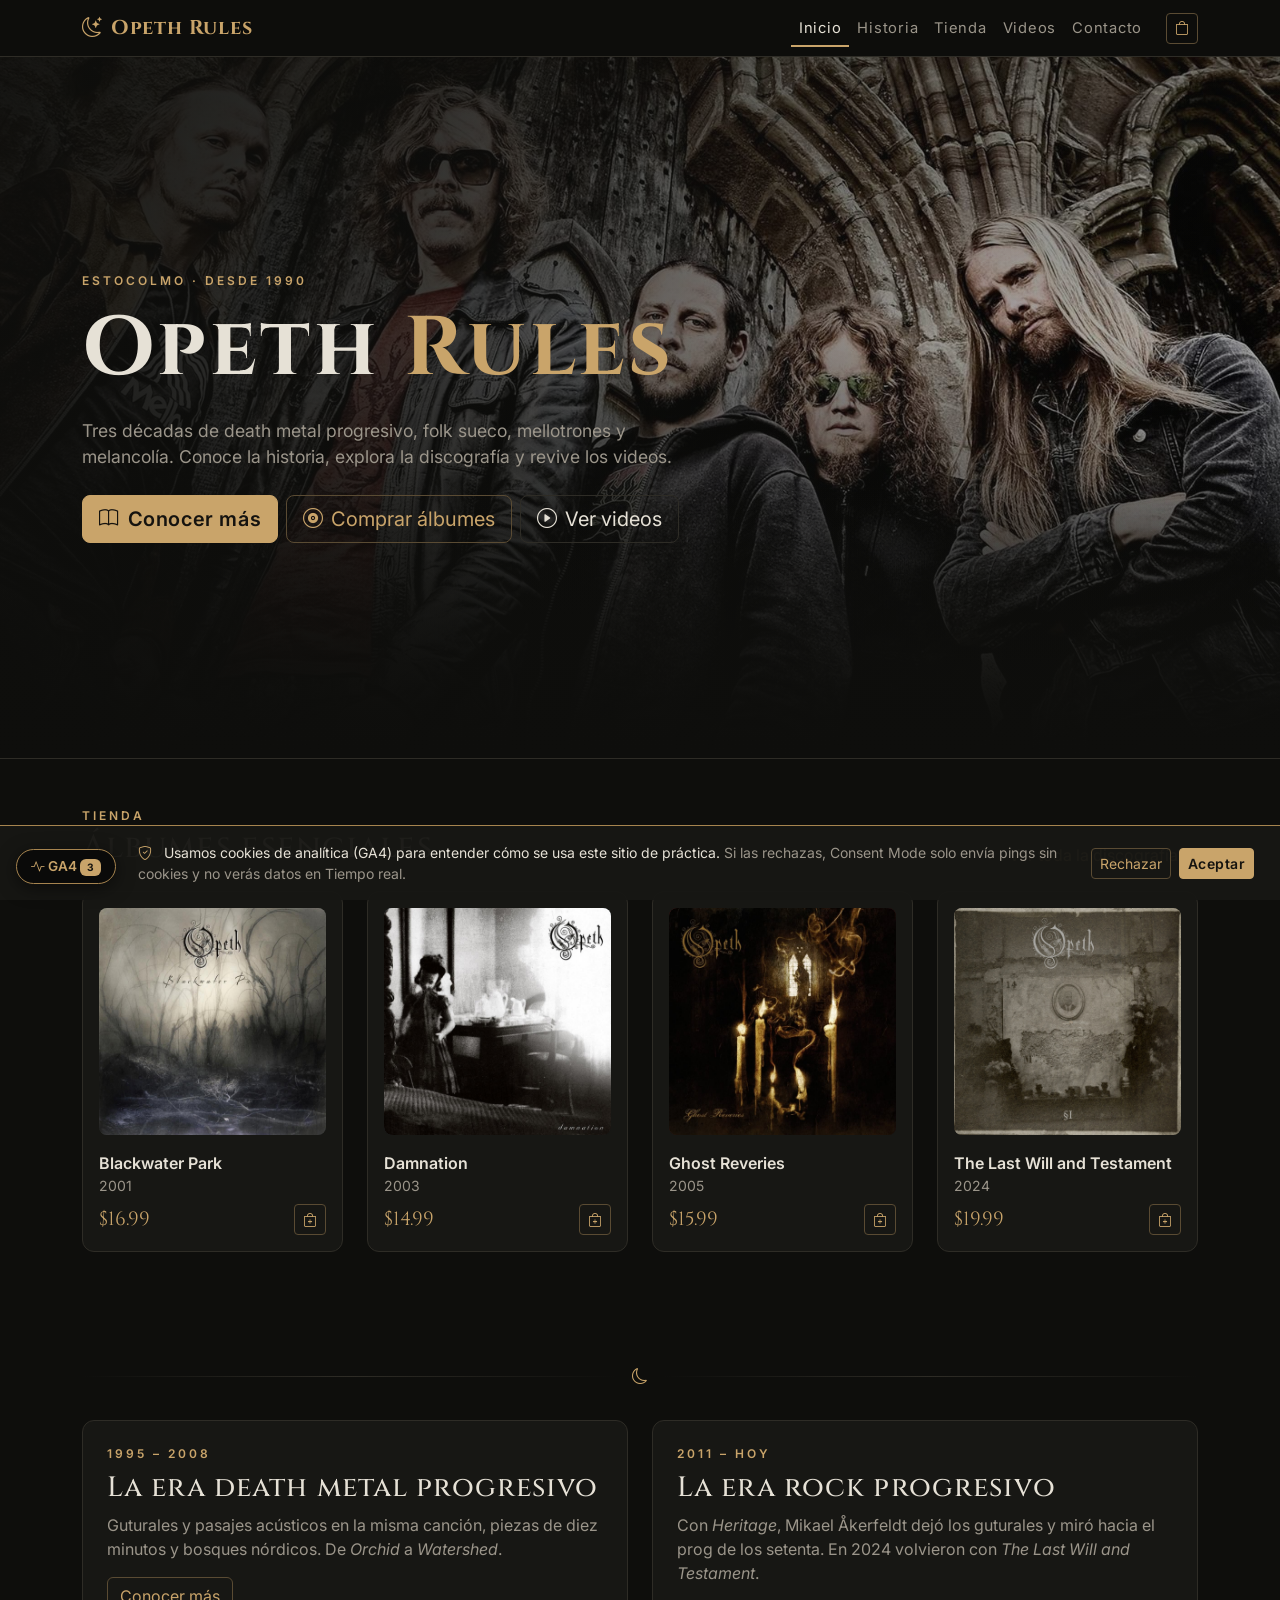
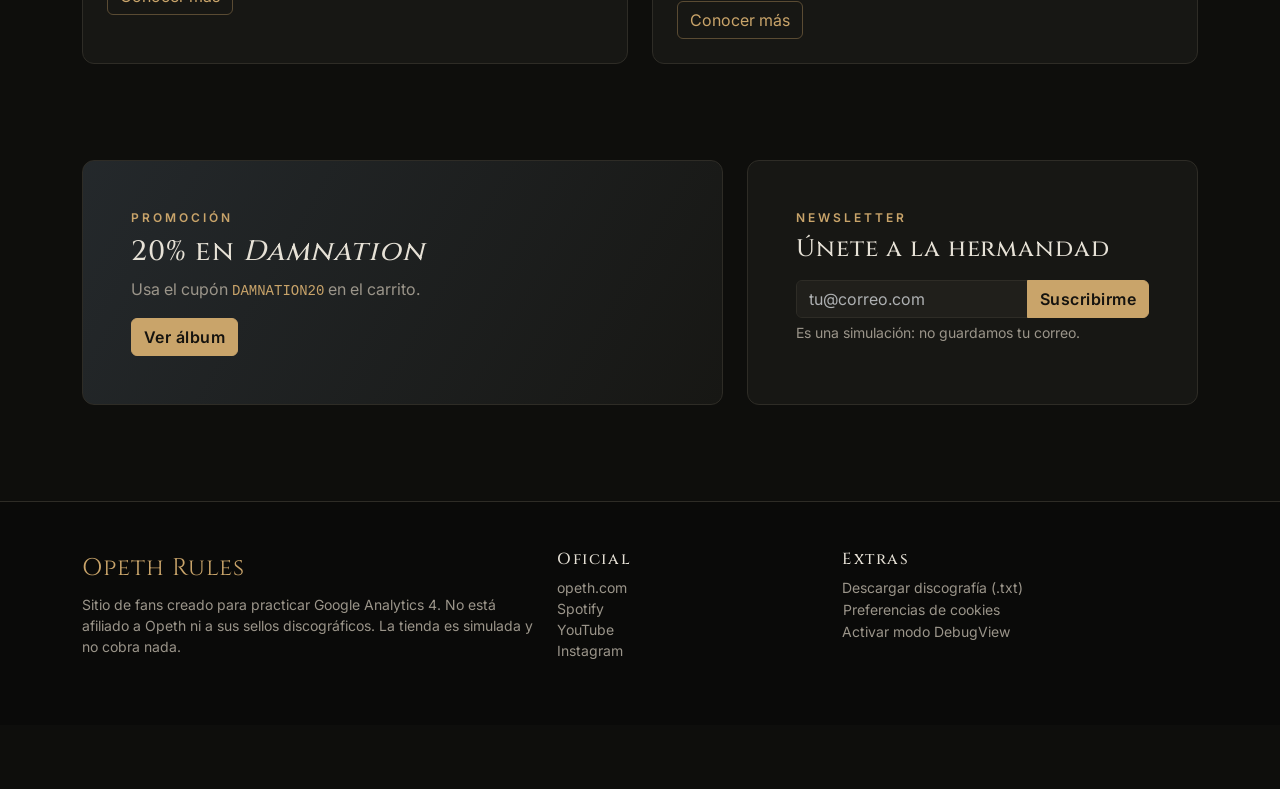
<file: index.html>
<!doctype html>
<html lang="es" data-bs-theme="dark">
<head>
  <meta charset="utf-8">
  <meta name="viewport" content="width=device-width, initial-scale=1">
  <meta name="theme-color" content="#0e0e0c">
  <link rel="icon" type="image/png" sizes="32x32" href="assets/img/favicon-32.png">
  <link rel="icon" type="image/png" sizes="192x192" href="assets/img/favicon.png">
  <link rel="apple-touch-icon" href="assets/img/apple-touch-icon.png">
  <meta property="og:type" content="website">
  <meta property="og:site_name" content="Opeth Rules">
  <meta property="og:title" content="Opeth Rules · Inicio">
  <meta property="og:description" content="Sitio de fans de Opeth: historia, tienda de álbumes y videos.">
  <meta property="og:url" content="https://josv-sys.github.io/GA4-Test/">
  <meta property="og:image" content="https://josv-sys.github.io/GA4-Test/assets/img/og.jpg">
  <meta property="og:image:width" content="728">
  <meta property="og:image:height" content="410">
  <meta name="twitter:card" content="summary_large_image">
  <title>Opeth Rules · Inicio</title>
  <meta name="description" content="Sitio de fans de Opeth: historia, tienda de álbumes y videos.">
  <script src="js/analytics.js"></script>
  <link rel="preconnect" href="https://fonts.googleapis.com">
  <link rel="preconnect" href="https://fonts.gstatic.com" crossorigin>
  <link href="https://fonts.googleapis.com/css2?family=Cinzel:wght@500;700&family=Inter:wght@400;500;600&display=swap" rel="stylesheet">
  <link href="https://cdn.jsdelivr.net/npm/bootstrap@5.3.3/dist/css/bootstrap.min.css" rel="stylesheet">
  <link href="https://cdn.jsdelivr.net/npm/bootstrap-icons@1.11.3/font/bootstrap-icons.min.css" rel="stylesheet">
  <link href="css/style.css" rel="stylesheet">
</head>
<body data-page="inicio">
  <div id="site-nav"></div>

  <main>
    <section class="hero">
      <div class="container py-5">
        <p class="eyebrow mb-3">Estocolmo · desde 1990</p>
        <h1 class="hero-title mb-4">Opeth <span>Rules</span></h1>
        <p class="hero-lead mb-4">Tres décadas de death metal progresivo, folk sueco, mellotrones y melancolía. Conoce la historia, explora la discografía y revive los videos.</p>
        <div class="d-flex flex-wrap gap-2">
          <a href="historia.html" class="btn btn-or btn-lg" data-event="cta_click" data-param-cta-name="hero_conocer_mas" data-param-cta-location="hero">
            <i class="bi bi-book me-2"></i>Conocer más
          </a>
          <a href="tienda.html" class="btn btn-outline-or btn-lg" data-event="cta_click" data-param-cta-name="hero_comprar" data-param-cta-location="hero">
            <i class="bi bi-vinyl me-2"></i>Comprar álbumes
          </a>
          <a href="videos.html" class="btn btn-ghost-or btn-lg" data-event="cta_click" data-param-cta-name="hero_videos" data-param-cta-location="hero">
            <i class="bi bi-play-circle me-2"></i>Ver videos
          </a>
        </div>
      </div>
    </section>

    <!-- Destacados -->
    <section class="container py-5">
      <div class="d-flex justify-content-between align-items-end flex-wrap gap-2 mb-4">
        <div>
          <p class="eyebrow mb-1">Tienda</p>
          <h2 class="mb-0">Álbumes esenciales</h2>
        </div>
        <a href="tienda.html" class="link-or" data-event="cta_click" data-param-cta-name="ver_toda_tienda" data-param-cta-location="destacados">Ver toda la discografía <i class="bi bi-arrow-right"></i></a>
      </div>
      <div class="row g-4" id="featured"></div>
    </section>

    <!-- Eras -->
    <section class="container py-5">
      <div class="divider-rune"><i class="bi bi-moon"></i></div>
      <div class="row g-4">
        <div class="col-md-6">
          <div class="card-or p-4 h-100">
            <p class="eyebrow mb-2">1995 – 2008</p>
            <h3>La era death metal progresivo</h3>
            <p class="text-muted-or">Guturales y pasajes acústicos en la misma canción, piezas de diez minutos y bosques nórdicos. De <em>Orchid</em> a <em>Watershed</em>.</p>
            <a href="historia.html#era-blackwater" class="btn btn-outline-or" data-event="select_content" data-param-content-type="era" data-param-content-id="death_metal_progresivo">Conocer más</a>
          </div>
        </div>
        <div class="col-md-6">
          <div class="card-or p-4 h-100">
            <p class="eyebrow mb-2">2011 – hoy</p>
            <h3>La era rock progresivo</h3>
            <p class="text-muted-or">Con <em>Heritage</em>, Mikael Åkerfeldt dejó los guturales y miró hacia el prog de los setenta. En 2024 volvieron con <em>The Last Will and Testament</em>.</p>
            <a href="historia.html#era-heritage" class="btn btn-outline-or" data-event="select_content" data-param-content-type="era" data-param-content-id="rock_progresivo">Conocer más</a>
          </div>
        </div>
      </div>
    </section>

    <!-- Promo + Newsletter -->
    <section class="container py-5">
      <div class="row g-4 align-items-stretch">
        <div class="col-lg-7">
          <div class="card-or p-4 p-lg-5 h-100 d-flex flex-column justify-content-center" id="promo-damnation"
               style="background: linear-gradient(120deg, rgba(77,90,102,.35), var(--or-surface));">
            <p class="eyebrow mb-2">Promoción</p>
            <h3 class="mb-2">20% en <em>Damnation</em></h3>
            <p class="text-muted-or mb-3">Usa el cupón <code class="text-or">DAMNATION20</code> en el carrito.</p>
            <div><a href="album.html?id=damnation" class="btn btn-or" id="promo-cta">Ver álbum</a></div>
          </div>
        </div>
        <div class="col-lg-5">
          <div class="card-or p-4 p-lg-5 h-100">
            <p class="eyebrow mb-2">Newsletter</p>
            <h3 class="h4 mb-3">Únete a la hermandad</h3>
            <form id="newsletter" class="needs-validation" novalidate>
              <div class="input-group">
                <input type="email" class="form-control" placeholder="tu@correo.com" aria-label="Correo electrónico" required>
                <button class="btn btn-or" type="submit">Suscribirme</button>
              </div>
              <div class="form-text text-muted-or">Es una simulación: no guardamos tu correo.</div>
            </form>
          </div>
        </div>
      </div>
    </section>
  </main>

  <div id="site-footer"></div>

  <script src="https://cdn.jsdelivr.net/npm/bootstrap@5.3.3/dist/js/bootstrap.bundle.min.js"></script>
  <script src="js/data.js"></script>
  <script src="js/cart.js"></script>
  <script src="js/main.js"></script>
  <script>
    const LIST = { id: 'home_destacados', name: 'Inicio - Destacados' };
    const featured = ['blackwater-park', 'damnation', 'ghost-reveries', 'the-last-will-and-testament'].map(OR.findAlbum);

    document.getElementById('featured').innerHTML = featured.map((a, i) => `
      <div class="col-6 col-lg-3">
        <div class="card-or card-lift p-3 h-100 d-flex flex-column">
          <a href="album.html?id=${a.id}" class="select-item" data-id="${a.id}" data-index="${i}">${OR.coverHTML(a)}</a>
          <div class="mt-3 flex-grow-1">
            <div class="fw-semibold">${OR.esc(a.title)}</div>
            <div class="small text-muted-or">${a.year}</div>
          </div>
          <div class="d-flex justify-content-between align-items-center mt-2">
            <span class="price">${OR.money(a.price)}</span>
            <button class="btn btn-sm btn-outline-or add-btn" data-id="${a.id}" aria-label="Agregar ${OR.esc(a.title)} al carrito"><i class="bi bi-bag-plus"></i></button>
          </div>
        </div>
      </div>`).join('');

    OR.track('view_item_list', {
      item_list_id: LIST.id, item_list_name: LIST.name,
      items: featured.map((a, i) => OR.toGA4Item(a, { index: i, listId: LIST.id, listName: LIST.name }))
    });

    document.querySelectorAll('.select-item').forEach(el => el.addEventListener('click', () => {
      const a = OR.findAlbum(el.dataset.id);
      OR.track('select_item', { item_list_id: LIST.id, item_list_name: LIST.name,
        items: [OR.toGA4Item(a, { index: +el.dataset.index, listId: LIST.id, listName: LIST.name })] });
    }));
    document.querySelectorAll('.add-btn').forEach(b => b.addEventListener('click', () => OR.addToCart(OR.findAlbum(b.dataset.id), 'CD', 1, LIST)));

    // Promociones internas: view_promotion / select_promotion
    const promo = { promotion_id: 'promo_damnation20', promotion_name: 'Damnation 20%', creative_name: 'banner_home', creative_slot: 'home_promo_1',
      items: [OR.toGA4Item(OR.findAlbum('damnation'))] };
    OR.track('view_promotion', promo);
    document.getElementById('promo-cta').addEventListener('click', () => OR.track('select_promotion', promo));

    // Newsletter -> sign_up (nunca enviamos el correo a GA4: es PII)
    document.getElementById('newsletter').addEventListener('submit', e => {
      e.preventDefault();
      const form = e.target;
      if (!form.checkValidity()) { form.classList.add('was-validated'); return; }
      OR.track('sign_up', { method: 'newsletter', form_location: 'home' });
      form.innerHTML = '<p class="text-or mb-0"><i class="bi bi-check2-circle me-2"></i>¡Bienvenido a la hermandad!</p>';
    });
  </script>
</body>
</html>
</file>
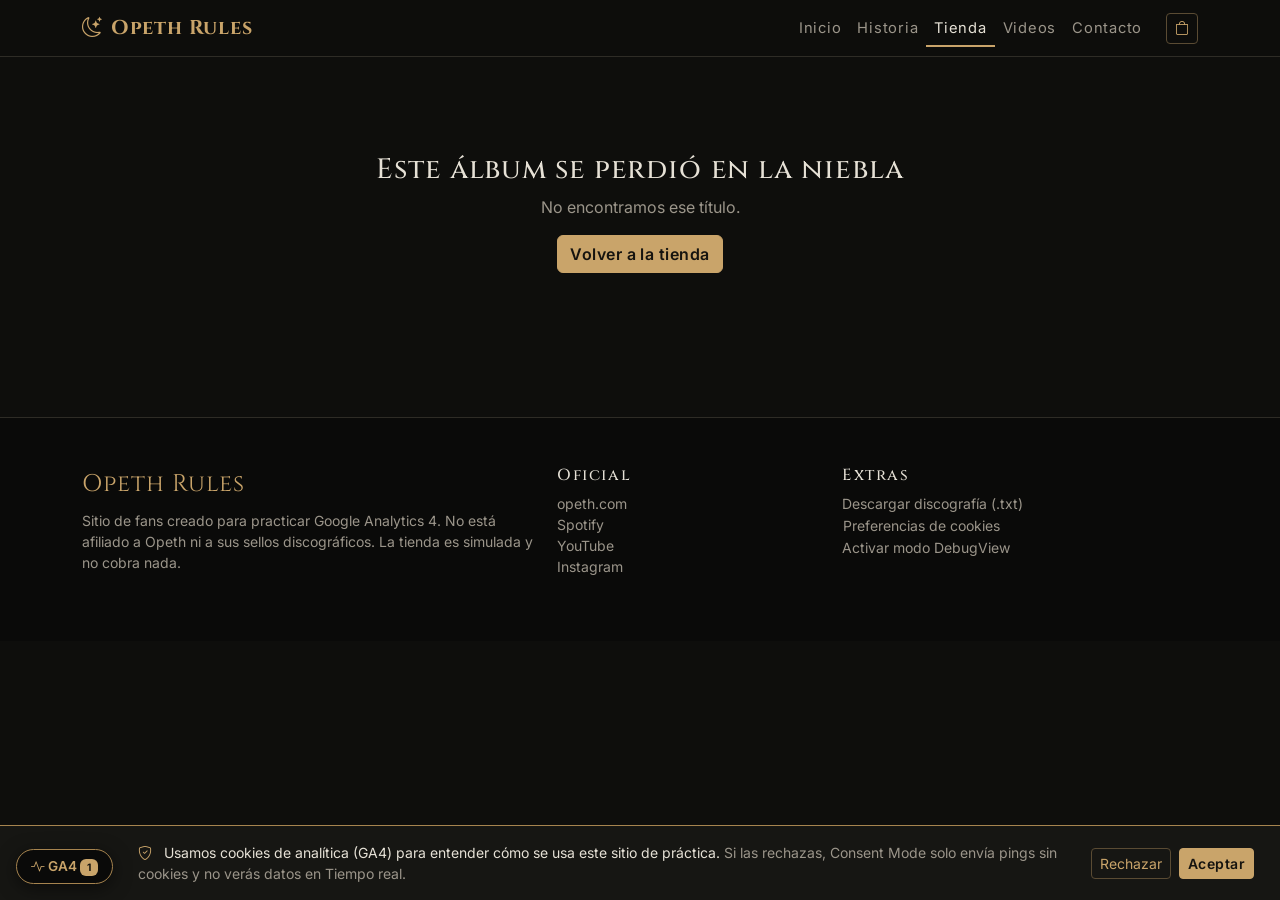
<file: album.html>
<!doctype html>
<html lang="es" data-bs-theme="dark">
<head>
  <meta charset="utf-8">
  <meta name="viewport" content="width=device-width, initial-scale=1">
  <meta name="theme-color" content="#0e0e0c">
  <link rel="icon" type="image/png" sizes="32x32" href="assets/img/favicon-32.png">
  <link rel="icon" type="image/png" sizes="192x192" href="assets/img/favicon.png">
  <link rel="apple-touch-icon" href="assets/img/apple-touch-icon.png">
  <meta property="og:type" content="website">
  <meta property="og:site_name" content="Opeth Rules">
  <meta property="og:title" content="Opeth Rules · Álbum">
  <meta property="og:description" content="Detalle de álbum de Opeth.">
  <meta property="og:url" content="https://josv-sys.github.io/GA4-Test/album.html">
  <meta property="og:image" content="https://josv-sys.github.io/GA4-Test/assets/img/og.jpg">
  <meta property="og:image:width" content="728">
  <meta property="og:image:height" content="410">
  <meta name="twitter:card" content="summary_large_image">
  <title>Opeth Rules · Álbum</title>
  <meta name="description" content="Detalle de álbum de Opeth.">
  <script src="js/analytics.js"></script>
  <link rel="preconnect" href="https://fonts.googleapis.com">
  <link rel="preconnect" href="https://fonts.gstatic.com" crossorigin>
  <link href="https://fonts.googleapis.com/css2?family=Cinzel:wght@500;700&family=Inter:wght@400;500;600&display=swap" rel="stylesheet">
  <link href="https://cdn.jsdelivr.net/npm/bootstrap@5.3.3/dist/css/bootstrap.min.css" rel="stylesheet">
  <link href="https://cdn.jsdelivr.net/npm/bootstrap-icons@1.11.3/font/bootstrap-icons.min.css" rel="stylesheet">
  <link href="css/style.css" rel="stylesheet">
</head>
<body data-page="tienda">
  <div id="site-nav"></div>

  <main class="container py-5" id="album-root"></main>

  <div id="site-footer"></div>

  <script src="https://cdn.jsdelivr.net/npm/bootstrap@5.3.3/dist/js/bootstrap.bundle.min.js"></script>
  <script src="js/data.js"></script>
  <script src="js/cart.js"></script>
  <script src="js/main.js"></script>
  <script>
    const root = document.getElementById('album-root');
    const album = OR.findAlbum(new URLSearchParams(location.search).get('id'));

    if (!album) {
      root.innerHTML = `<div class="text-center py-5">
        <h1 class="h3">Este álbum se perdió en la niebla</h1>
        <p class="text-muted-or">No encontramos ese título.</p>
        <a href="tienda.html" class="btn btn-or">Volver a la tienda</a></div>`;
    } else {
      document.title = `Opeth Rules · ${album.title}`;
      const related = OR.albums.filter(a => a.era === album.era && a.id !== album.id).slice(0, 4);

      root.innerHTML = `
        <nav aria-label="breadcrumb"><ol class="breadcrumb small">
          <li class="breadcrumb-item"><a href="tienda.html" class="link-or">Tienda</a></li>
          <li class="breadcrumb-item active" aria-current="page">${OR.esc(album.title)}</li>
        </ol></nav>

        <div class="row g-5 align-items-start">
          <div class="col-md-5">${OR.coverHTML(album, 'cover-lg')}</div>
          <div class="col-md-7">
            <span class="era-pill">${OR.ERA_LABEL[album.era]}</span>
            <h1 class="display-6 mt-3 mb-1">${OR.esc(album.title)}</h1>
            <p class="text-muted-or">${album.year} · ${OR.esc(album.label)}</p>
            <p class="lead fs-6">${OR.esc(album.desc)}</p>

            <h2 class="h6 footer-title mt-4">Canciones destacadas</h2>
            <ul class="list-unstyled mb-4">${album.tracks.map(t => `<li class="py-1 border-bottom border-or"><i class="bi bi-music-note me-2 text-or"></i>${OR.esc(t)}</li>`).join('')}</ul>

            <h2 class="h6 footer-title">Formato</h2>
            <div class="d-flex gap-2 mb-3" role="group" aria-label="Formato">
              ${OR.VARIANTS.map((v, i) => `
                <input type="radio" class="btn-check" name="variant" id="v-${i}" value="${v}" ${i === 0 ? 'checked' : ''}>
                <label class="btn btn-ghost-or" for="v-${i}"><i class="bi ${v === 'CD' ? 'bi-disc' : 'bi-vinyl'} me-1"></i>${v}</label>`).join('')}
            </div>

            <div class="d-flex flex-wrap align-items-center gap-3 mb-4">
              <span class="price fs-3" id="price"></span>
              <div class="input-group" style="width: 8.5rem;">
                <button class="btn btn-outline-or" type="button" id="qty-minus" aria-label="Menos">−</button>
                <input type="number" class="form-control text-center" id="qty" value="1" min="1" max="10" aria-label="Cantidad">
                <button class="btn btn-outline-or" type="button" id="qty-plus" aria-label="Más">+</button>
              </div>
            </div>

            <div class="d-flex flex-wrap gap-2">
              <button class="btn btn-or btn-lg" id="add"><i class="bi bi-bag-plus me-2"></i>Agregar al carrito</button>
              <button class="btn btn-outline-or btn-lg" id="wish"><i class="bi bi-heart me-2"></i>Lista de deseos</button>
            </div>
            <div class="mt-3 d-flex flex-wrap gap-3 small">
              <a href="https://open.spotify.com/search/${encodeURIComponent('Opeth ' + album.title)}" target="_blank" rel="noopener" class="link-or"><i class="bi bi-spotify me-1"></i>Escuchar en Spotify</a>
              <button class="btn btn-link link-or p-0 small" id="share"><i class="bi bi-share me-1"></i>Compartir</button>
            </div>
          </div>
        </div>

        <section class="mt-5 pt-4">
          <div class="divider-rune"><i class="bi bi-moon"></i></div>
          <h2 class="h4 mb-4">De la misma era</h2>
          <div class="row g-4">${related.map((a, i) => `
            <div class="col-6 col-lg-3">
              <a href="album.html?id=${a.id}" class="text-decoration-none text-reset related" data-index="${i}">
                <div class="card-or card-lift p-3 h-100">${OR.coverHTML(a)}
                  <div class="mt-2 fw-semibold">${OR.esc(a.title)}</div>
                  <div class="price small">${OR.money(a.price)}</div>
                </div>
              </a>
            </div>`).join('')}
          </div>
        </section>`;

      const variant = () => document.querySelector('input[name=variant]:checked').value;
      const qtyEl = document.getElementById('qty');
      const qty = () => Math.min(10, Math.max(1, parseInt(qtyEl.value, 10) || 1));
      const updatePrice = () => document.getElementById('price').textContent = OR.money(OR.priceFor(album, variant()));
      updatePrice();

      OR.track('view_item', { currency: OR.CURRENCY, value: album.price, items: [OR.toGA4Item(album)] });

      document.querySelectorAll('input[name=variant]').forEach(r => r.addEventListener('change', () => {
        updatePrice();
        OR.track('select_variant', { item_id: album.id, item_variant: variant() });
      }));
      document.getElementById('qty-minus').addEventListener('click', () => qtyEl.value = Math.max(1, qty() - 1));
      document.getElementById('qty-plus').addEventListener('click', () => qtyEl.value = Math.min(10, qty() + 1));

      document.getElementById('add').addEventListener('click', () => OR.addToCart(album, variant(), qty()));

      document.getElementById('wish').addEventListener('click', e => {
        const item = OR.toGA4Item(album, { variant: variant() });
        OR.track('add_to_wishlist', { currency: OR.CURRENCY, value: item.price, items: [item] });
        e.currentTarget.innerHTML = '<i class="bi bi-heart-fill me-2"></i>En tu lista';
        e.currentTarget.disabled = true;
      });

      document.getElementById('share').addEventListener('click', async () => {
        OR.track('share', { method: navigator.share ? 'web_share' : 'copiar_enlace', content_type: 'album', item_id: album.id });
        try {
          if (navigator.share) await navigator.share({ title: album.title, url: location.href });
          else { await navigator.clipboard.writeText(location.href); OR.toast('Enlace copiado.'); }
        } catch (err) { /* el usuario canceló */ }
      });

      const relList = { id: 'relacionados_' + album.id, name: 'Relacionados - ' + album.title };
      document.querySelectorAll('.related').forEach(el => el.addEventListener('click', () => {
        const i = +el.dataset.index;
        OR.track('select_item', { item_list_id: relList.id, item_list_name: relList.name,
          items: [OR.toGA4Item(related[i], { index: i, listId: relList.id, listName: relList.name })] });
      }));
    }
  </script>
</body>
</html>
</file>
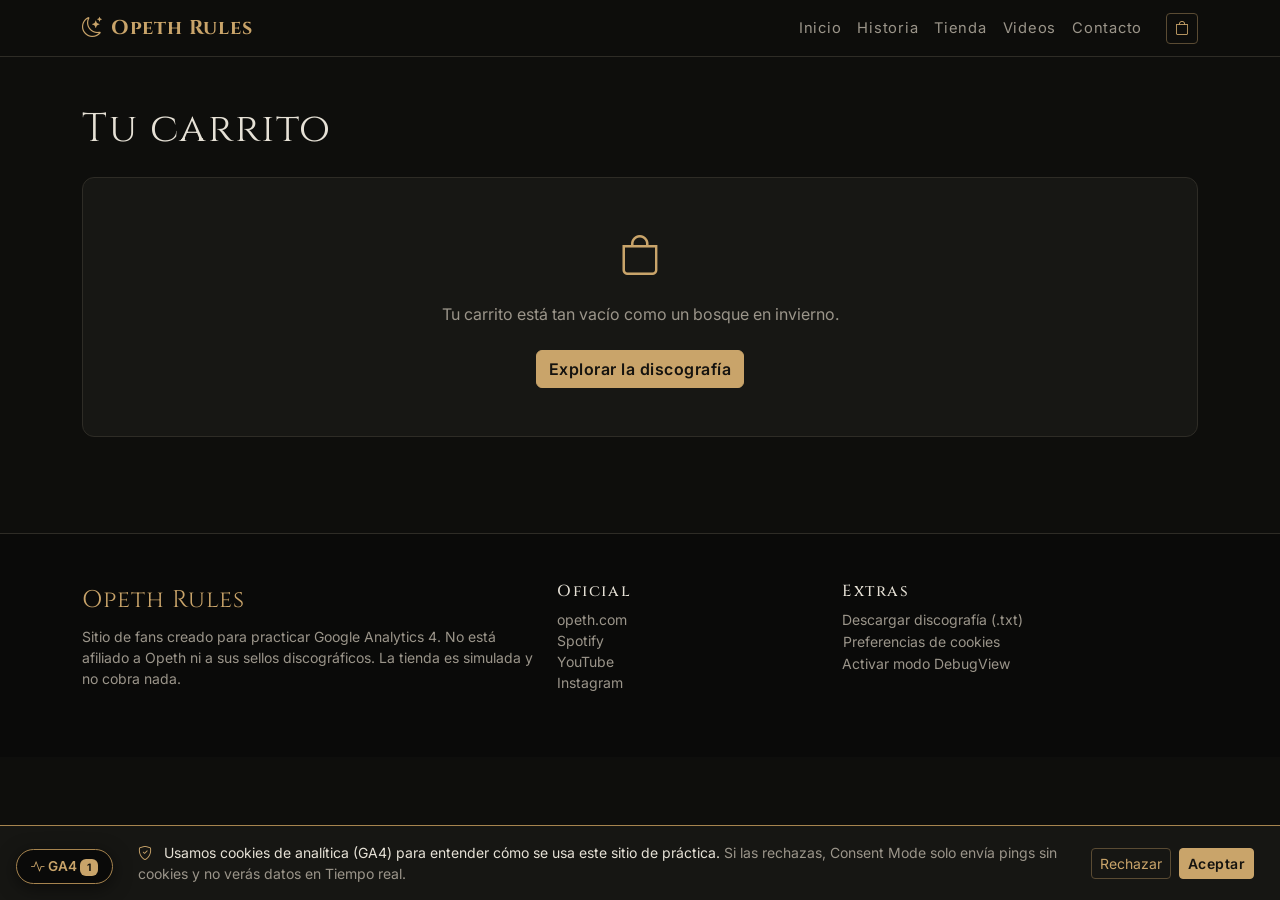
<file: carrito.html>
<!doctype html>
<html lang="es" data-bs-theme="dark">
<head>
  <meta charset="utf-8">
  <meta name="viewport" content="width=device-width, initial-scale=1">
  <meta name="theme-color" content="#0e0e0c">
  <link rel="icon" type="image/png" sizes="32x32" href="assets/img/favicon-32.png">
  <link rel="icon" type="image/png" sizes="192x192" href="assets/img/favicon.png">
  <link rel="apple-touch-icon" href="assets/img/apple-touch-icon.png">
  <meta property="og:type" content="website">
  <meta property="og:site_name" content="Opeth Rules">
  <meta property="og:title" content="Opeth Rules · Carrito">
  <meta property="og:description" content="Tu carrito en Opeth Rules.">
  <meta property="og:url" content="https://josv-sys.github.io/GA4-Test/carrito.html">
  <meta property="og:image" content="https://josv-sys.github.io/GA4-Test/assets/img/og.jpg">
  <meta property="og:image:width" content="728">
  <meta property="og:image:height" content="410">
  <meta name="twitter:card" content="summary_large_image">
  <title>Opeth Rules · Carrito</title>
  <meta name="description" content="Tu carrito en Opeth Rules.">
  <script src="js/analytics.js"></script>
  <link rel="preconnect" href="https://fonts.googleapis.com">
  <link rel="preconnect" href="https://fonts.gstatic.com" crossorigin>
  <link href="https://fonts.googleapis.com/css2?family=Cinzel:wght@500;700&family=Inter:wght@400;500;600&display=swap" rel="stylesheet">
  <link href="https://cdn.jsdelivr.net/npm/bootstrap@5.3.3/dist/css/bootstrap.min.css" rel="stylesheet">
  <link href="https://cdn.jsdelivr.net/npm/bootstrap-icons@1.11.3/font/bootstrap-icons.min.css" rel="stylesheet">
  <link href="css/style.css" rel="stylesheet">
</head>
<body data-page="carrito">
  <div id="site-nav"></div>

  <main class="container py-5">
    <h1 class="display-6 mb-4">Tu carrito</h1>
    <div class="row g-4" id="cart-root"></div>
  </main>

  <div id="site-footer"></div>

  <script src="https://cdn.jsdelivr.net/npm/bootstrap@5.3.3/dist/js/bootstrap.bundle.min.js"></script>
  <script src="js/data.js"></script>
  <script src="js/cart.js"></script>
  <script src="js/main.js"></script>
  <script>
    const root = document.getElementById('cart-root');

    function render() {
      const lines = OR.cart.detailed();
      if (!lines.length) {
        root.innerHTML = `<div class="col-12"><div class="card-or p-5 text-center">
          <i class="bi bi-bag fs-1 text-or"></i>
          <p class="mt-3 mb-4 text-muted-or">Tu carrito está tan vacío como un bosque en invierno.</p>
          <a href="tienda.html" class="btn btn-or">Explorar la discografía</a></div></div>`;
        return;
      }
      const t = OR.cart.totals();
      root.innerHTML = `
        <div class="col-lg-8">
          <div class="card-or">
            ${lines.map((l, i) => `
              <div class="d-flex gap-3 p-3 align-items-center ${i ? 'border-top border-or' : ''}">
                <a href="album.html?id=${l.id}" style="width: 84px; flex-shrink: 0;">${OR.coverHTML(l.album)}</a>
                <div class="flex-grow-1">
                  <div class="fw-semibold">${OR.esc(l.album.title)}</div>
                  <div class="small text-muted-or">${l.variant} · ${OR.money(l.unit)} c/u</div>
                  <div class="input-group input-group-sm mt-2" style="width: 7.5rem;">
                    <button class="btn btn-outline-or qty" data-i="${i}" data-d="-1" aria-label="Menos">−</button>
                    <span class="form-control text-center">${l.qty}</span>
                    <button class="btn btn-outline-or qty" data-i="${i}" data-d="1" aria-label="Más">+</button>
                  </div>
                </div>
                <div class="text-end">
                  <div class="price">${OR.money(l.total)}</div>
                  <button class="btn btn-sm btn-link link-or p-0 mt-2 remove" data-i="${i}"><i class="bi bi-trash me-1"></i>Quitar</button>
                </div>
              </div>`).join('')}
          </div>
        </div>
        <div class="col-lg-4">
          <div class="card-or p-4">
            <h2 class="h5 mb-3">Resumen</h2>
            <form id="coupon-form" class="input-group input-group-sm mb-3">
              <input class="form-control text-uppercase" id="coupon" placeholder="Cupón (ej. OPETH10)" value="${t.coupon || ''}" aria-label="Cupón">
              <button class="btn btn-outline-or" type="submit">Aplicar</button>
            </form>
            <dl class="row small mb-0">
              <dt class="col-7 fw-normal text-muted-or">Subtotal</dt><dd class="col-5 text-end">${OR.money(t.subtotal)}</dd>
              ${t.discount ? `<dt class="col-7 fw-normal text-or">Cupón ${t.coupon}</dt><dd class="col-5 text-end text-or">−${OR.money(t.discount)}</dd>` : ''}
              <dt class="col-7 fw-normal text-muted-or">IVA (16%)</dt><dd class="col-5 text-end">${OR.money(t.tax)}</dd>
              <dt class="col-7 fw-normal text-muted-or">Envío</dt><dd class="col-5 text-end text-muted-or">Se calcula después</dd>
            </dl>
            <hr class="border-or">
            <div class="d-flex justify-content-between mb-4"><span>Total estimado</span><span class="price">${OR.money(t.value + t.tax)}</span></div>
            <a href="checkout.html" class="btn btn-or w-100 btn-lg" id="checkout">Proceder al pago</a>
            <a href="tienda.html" class="btn btn-link link-or w-100 mt-2 small">Seguir comprando</a>
          </div>
        </div>`;

      root.querySelectorAll('.qty').forEach(b => b.addEventListener('click', () => {
        const l = lines[+b.dataset.i], d = +b.dataset.d;
        const item = OR.toGA4Item(l.album, { variant: l.variant, quantity: 1 });
        OR.track(d > 0 ? 'add_to_cart' : 'remove_from_cart', { currency: OR.CURRENCY, value: item.price, items: [item] });
        OR.cart.setQty(l.id, l.variant, l.qty + d);
        render();
      }));
      root.querySelectorAll('.remove').forEach(b => b.addEventListener('click', () => {
        const l = lines[+b.dataset.i];
        const item = OR.toGA4Item(l.album, { variant: l.variant, quantity: l.qty });
        OR.track('remove_from_cart', { currency: OR.CURRENCY, value: +(item.price * l.qty).toFixed(2), items: [item] });
        OR.cart.remove(l.id, l.variant);
        render();
      }));
      document.getElementById('coupon-form').addEventListener('submit', e => {
        e.preventDefault();
        const code = document.getElementById('coupon').value.trim().toUpperCase();
        const ok = OR.cart.setCoupon(code);
        OR.track('apply_coupon', { coupon: code || '(vacío)', success: ok ? 'si' : 'no' });
        OR.toast(ok ? `Cupón <strong>${OR.esc(code)}</strong> aplicado.` : 'Cupón no válido.');
        render();
      });
      document.getElementById('checkout').addEventListener('click', () => {
        const t = OR.cart.totals();
        const p = { currency: OR.CURRENCY, value: t.value, items: OR.cart.ga4Items() };
        if (t.coupon) p.coupon = t.coupon;
        OR.track('begin_checkout', p);
      });
    }

    render();
    const t0 = OR.cart.totals();
    if (OR.cart.count()) OR.track('view_cart', { currency: OR.CURRENCY, value: t0.value, items: OR.cart.ga4Items() });
  </script>
</body>
</html>
</file>
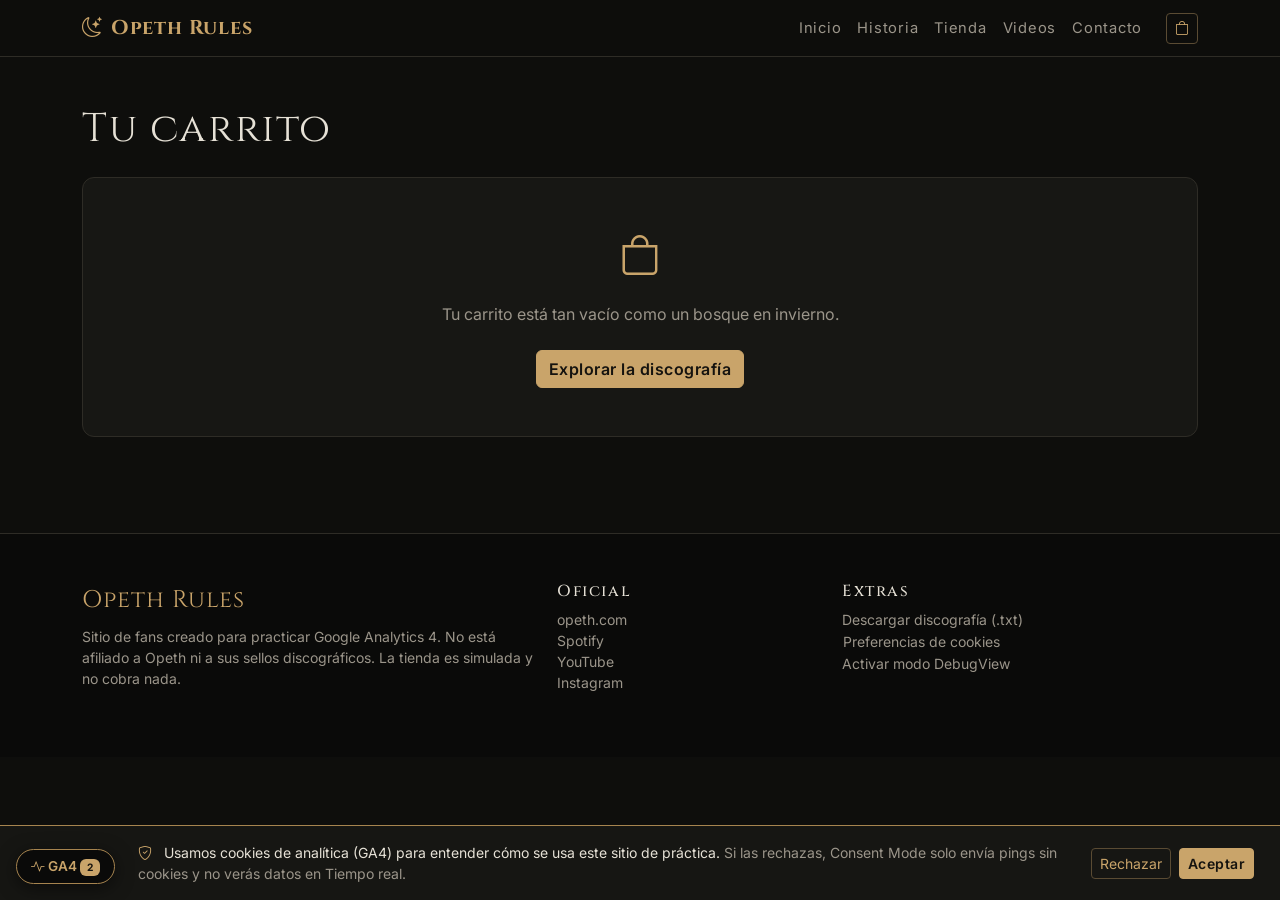
<file: checkout.html>
<!doctype html>
<html lang="es" data-bs-theme="dark">
<head>
  <meta charset="utf-8">
  <meta name="viewport" content="width=device-width, initial-scale=1">
  <meta name="theme-color" content="#0e0e0c">
  <link rel="icon" type="image/png" sizes="32x32" href="assets/img/favicon-32.png">
  <link rel="icon" type="image/png" sizes="192x192" href="assets/img/favicon.png">
  <link rel="apple-touch-icon" href="assets/img/apple-touch-icon.png">
  <meta property="og:type" content="website">
  <meta property="og:site_name" content="Opeth Rules">
  <meta property="og:title" content="Opeth Rules · Checkout">
  <meta property="og:description" content="Checkout simulado.">
  <meta property="og:url" content="https://josv-sys.github.io/GA4-Test/checkout.html">
  <meta property="og:image" content="https://josv-sys.github.io/GA4-Test/assets/img/og.jpg">
  <meta property="og:image:width" content="728">
  <meta property="og:image:height" content="410">
  <meta name="twitter:card" content="summary_large_image">
  <title>Opeth Rules · Checkout</title>
  <meta name="description" content="Checkout simulado.">
  <script src="js/analytics.js"></script>
  <link rel="preconnect" href="https://fonts.googleapis.com">
  <link rel="preconnect" href="https://fonts.gstatic.com" crossorigin>
  <link href="https://fonts.googleapis.com/css2?family=Cinzel:wght@500;700&family=Inter:wght@400;500;600&display=swap" rel="stylesheet">
  <link href="https://cdn.jsdelivr.net/npm/bootstrap@5.3.3/dist/css/bootstrap.min.css" rel="stylesheet">
  <link href="https://cdn.jsdelivr.net/npm/bootstrap-icons@1.11.3/font/bootstrap-icons.min.css" rel="stylesheet">
  <link href="css/style.css" rel="stylesheet">
</head>
<body data-page="carrito">
  <div id="site-nav"></div>

  <main class="container py-5">
    <h1 class="display-6 mb-2">Checkout</h1>
    <p class="text-muted-or small mb-4"><i class="bi bi-info-circle me-1"></i>Es una tienda de práctica: no escribas datos reales. No se cobra nada.</p>

    <div class="d-flex gap-4 mb-4 flex-wrap" id="steps">
      <div class="step active" data-step="1"><span class="step-badge me-2">1</span><span class="step-label">Envío</span></div>
      <div class="step" data-step="2"><span class="step-badge me-2">2</span><span class="step-label">Pago</span></div>
      <div class="step" data-step="3"><span class="step-badge me-2">3</span><span class="step-label">Confirmar</span></div>
    </div>

    <div class="row g-4">
      <div class="col-lg-8">
        <!-- Paso 1 -->
        <form class="card-or p-4 needs-validation" id="step-1" novalidate>
          <h2 class="h5 mb-3">Dirección de envío</h2>
          <div class="row g-3">
            <div class="col-md-6"><label class="form-label small" for="name">Nombre</label><input class="form-control" id="name" required autocomplete="off"></div>
            <div class="col-md-6"><label class="form-label small" for="city">Ciudad</label><input class="form-control" id="city" required autocomplete="off"></div>
            <div class="col-md-8"><label class="form-label small" for="country">País</label>
              <select class="form-select" id="country" required>
                <option value="">Elige…</option><option>México</option><option>Argentina</option><option>Chile</option><option>Colombia</option><option>España</option><option>Estados Unidos</option><option>Suecia</option><option>Otro</option>
              </select></div>
            <div class="col-md-4"><label class="form-label small" for="zip">C.P.</label><input class="form-control" id="zip" required autocomplete="off"></div>
          </div>
          <h3 class="h6 footer-title mt-4 mb-3">Método de envío</h3>
          <div class="row g-2">
            <div class="col-md-6">
              <input type="radio" class="btn-check" name="ship" id="ship-std" value="Estándar" data-cost="5" checked>
              <label class="card-or p-3 d-block option-card" for="ship-std"><strong>Estándar</strong> · $5.00<br><span class="small text-muted-or">De 7 a 12 días</span></label>
            </div>
            <div class="col-md-6">
              <input type="radio" class="btn-check" name="ship" id="ship-exp" value="Express" data-cost="15">
              <label class="card-or p-3 d-block option-card" for="ship-exp"><strong>Express</strong> · $15.00<br><span class="small text-muted-or">De 2 a 4 días</span></label>
            </div>
          </div>
          <button class="btn btn-or mt-4" type="submit">Continuar al pago</button>
        </form>

        <!-- Paso 2 -->
        <form class="card-or p-4 d-none" id="step-2">
          <h2 class="h5 mb-3">Método de pago (simulado)</h2>
          <div class="row g-2">
            <div class="col-md-4">
              <input type="radio" class="btn-check" name="pay" id="pay-card" value="Tarjeta" checked>
              <label class="card-or p-3 d-block option-card text-center" for="pay-card"><i class="bi bi-credit-card fs-3 d-block mb-1"></i>Tarjeta</label>
            </div>
            <div class="col-md-4">
              <input type="radio" class="btn-check" name="pay" id="pay-paypal" value="PayPal">
              <label class="card-or p-3 d-block option-card text-center" for="pay-paypal"><i class="bi bi-paypal fs-3 d-block mb-1"></i>PayPal</label>
            </div>
            <div class="col-md-4">
              <input type="radio" class="btn-check" name="pay" id="pay-bank" value="Transferencia">
              <label class="card-or p-3 d-block option-card text-center" for="pay-bank"><i class="bi bi-bank fs-3 d-block mb-1"></i>Transferencia</label>
            </div>
          </div>
          <p class="small text-muted-or mt-3 mb-0">No pedimos datos de tarjeta: solo eliges el método para practicar el evento <code>add_payment_info</code>.</p>
          <div class="d-flex gap-2 mt-4">
            <button class="btn btn-ghost-or" type="button" data-back="1">Atrás</button>
            <button class="btn btn-or" type="submit">Revisar pedido</button>
          </div>
        </form>

        <!-- Paso 3 -->
        <div class="card-or p-4 d-none" id="step-3">
          <h2 class="h5 mb-3">Confirma tu pedido</h2>
          <div id="review" class="small mb-4"></div>
          <div class="d-flex gap-2">
            <button class="btn btn-ghost-or" type="button" data-back="2">Atrás</button>
            <button class="btn btn-or btn-lg" id="place-order"><i class="bi bi-lock me-2"></i>Pagar ahora</button>
          </div>
        </div>
      </div>

      <div class="col-lg-4">
        <div class="card-or p-4" id="summary"></div>
      </div>
    </div>
  </main>

  <div id="site-footer"></div>

  <script src="https://cdn.jsdelivr.net/npm/bootstrap@5.3.3/dist/js/bootstrap.bundle.min.js"></script>
  <script src="js/data.js"></script>
  <script src="js/cart.js"></script>
  <script src="js/main.js"></script>
  <script>
    if (!OR.cart.count()) location.replace('carrito.html');

    const ship = () => document.querySelector('input[name=ship]:checked');
    const pay = () => document.querySelector('input[name=pay]:checked').value;
    const totals = () => OR.cart.totals(+ship().dataset.cost);

    function baseParams(extra) {
      const t = totals();
      const p = { currency: OR.CURRENCY, value: t.value, items: OR.cart.ga4Items(), ...extra };
      if (t.coupon) p.coupon = t.coupon;
      return p;
    }

    function renderSummary() {
      const t = totals();
      document.getElementById('summary').innerHTML = `
        <h2 class="h5 mb-3">Tu pedido</h2>
        ${OR.cart.detailed().map(l => `<div class="d-flex justify-content-between small mb-2"><span>${l.qty}× ${OR.esc(l.album.title)} <span class="text-muted-or">(${l.variant})</span></span><span>${OR.money(l.total)}</span></div>`).join('')}
        <hr class="border-or">
        <dl class="row small mb-0">
          <dt class="col-7 fw-normal text-muted-or">Subtotal</dt><dd class="col-5 text-end">${OR.money(t.subtotal)}</dd>
          ${t.discount ? `<dt class="col-7 fw-normal text-or">Cupón ${t.coupon}</dt><dd class="col-5 text-end text-or">−${OR.money(t.discount)}</dd>` : ''}
          <dt class="col-7 fw-normal text-muted-or">IVA</dt><dd class="col-5 text-end">${OR.money(t.tax)}</dd>
          <dt class="col-7 fw-normal text-muted-or">Envío</dt><dd class="col-5 text-end">${OR.money(t.shipping)}</dd>
        </dl>
        <hr class="border-or">
        <div class="d-flex justify-content-between"><span>Total</span><span class="price">${OR.money(t.total)}</span></div>`;
    }

    function goto(n) {
      [1, 2, 3].forEach(i => document.getElementById('step-' + i).classList.toggle('d-none', i !== n));
      document.querySelectorAll('.step').forEach(s => {
        const i = +s.dataset.step;
        s.classList.toggle('active', i === n);
        s.classList.toggle('done', i < n);
      });
      window.scrollTo({ top: 0, behavior: 'smooth' });
    }

    document.querySelectorAll('input[name=ship]').forEach(r => r.addEventListener('change', renderSummary));
    document.querySelectorAll('[data-back]').forEach(b => b.addEventListener('click', () => goto(+b.dataset.back)));

    document.getElementById('step-1').addEventListener('submit', e => {
      e.preventDefault();
      const f = e.target;
      if (!f.checkValidity()) { f.classList.add('was-validated'); return; }
      OR.track('add_shipping_info', baseParams({ shipping_tier: ship().value }));
      goto(2);
    });

    document.getElementById('step-2').addEventListener('submit', e => {
      e.preventDefault();
      OR.track('add_payment_info', baseParams({ payment_type: pay() }));
      const t = totals();
      document.getElementById('review').innerHTML = `
        <p class="mb-1"><span class="text-muted-or">Enviar a:</span> ${OR.esc(document.getElementById('city').value)}, ${OR.esc(document.getElementById('country').value)}</p>
        <p class="mb-1"><span class="text-muted-or">Envío:</span> ${ship().value}</p>
        <p class="mb-1"><span class="text-muted-or">Pago:</span> ${pay()}</p>
        <p class="mb-0"><span class="text-muted-or">Total:</span> <span class="text-or fw-semibold">${OR.money(t.total)}</span></p>`;
      goto(3);
    });

    document.getElementById('place-order').addEventListener('click', e => {
      e.currentTarget.disabled = true;
      e.currentTarget.innerHTML = '<span class="spinner-border spinner-border-sm me-2"></span>Procesando…';
      const t = totals();
      const order = {
        transaction_id: 'OR-' + Date.now().toString(36).toUpperCase(),
        currency: OR.CURRENCY, value: t.value, tax: t.tax, shipping: t.shipping, total: t.total,
        coupon: t.coupon, shipping_tier: ship().value, payment_type: pay(),
        items: OR.cart.ga4Items(), tracked: false
      };
      // El evento purchase se envía en gracias.html (patrón típico de "thank you page")
      OR.storage.set('sessionStorage', 'or_last_order', JSON.stringify(order));
      OR.cart.clear();
      setTimeout(() => location.href = 'gracias.html', 900);
    });

    renderSummary();
  </script>
</body>
</html>
</file>
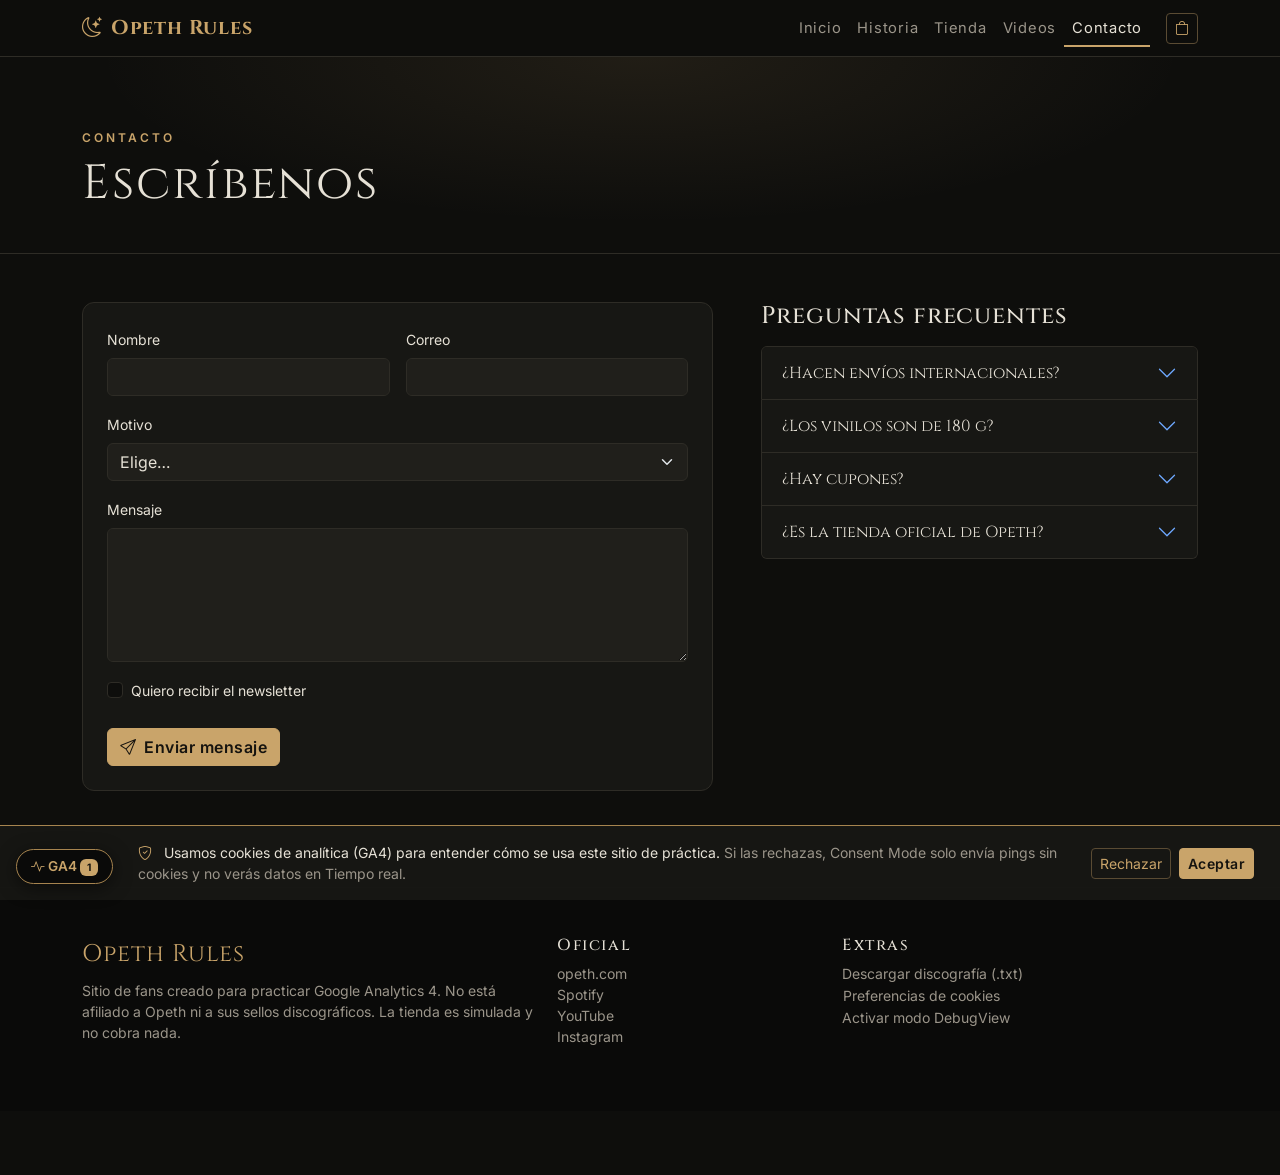
<file: contacto.html>
<!doctype html>
<html lang="es" data-bs-theme="dark">
<head>
  <meta charset="utf-8">
  <meta name="viewport" content="width=device-width, initial-scale=1">
  <meta name="theme-color" content="#0e0e0c">
  <link rel="icon" type="image/png" sizes="32x32" href="assets/img/favicon-32.png">
  <link rel="icon" type="image/png" sizes="192x192" href="assets/img/favicon.png">
  <link rel="apple-touch-icon" href="assets/img/apple-touch-icon.png">
  <meta property="og:type" content="website">
  <meta property="og:site_name" content="Opeth Rules">
  <meta property="og:title" content="Opeth Rules · Contacto">
  <meta property="og:description" content="Escríbenos.">
  <meta property="og:url" content="https://josv-sys.github.io/GA4-Test/contacto.html">
  <meta property="og:image" content="https://josv-sys.github.io/GA4-Test/assets/img/og.jpg">
  <meta property="og:image:width" content="728">
  <meta property="og:image:height" content="410">
  <meta name="twitter:card" content="summary_large_image">
  <title>Opeth Rules · Contacto</title>
  <meta name="description" content="Escríbenos.">
  <script src="js/analytics.js"></script>
  <link rel="preconnect" href="https://fonts.googleapis.com">
  <link rel="preconnect" href="https://fonts.gstatic.com" crossorigin>
  <link href="https://fonts.googleapis.com/css2?family=Cinzel:wght@500;700&family=Inter:wght@400;500;600&display=swap" rel="stylesheet">
  <link href="https://cdn.jsdelivr.net/npm/bootstrap@5.3.3/dist/css/bootstrap.min.css" rel="stylesheet">
  <link href="https://cdn.jsdelivr.net/npm/bootstrap-icons@1.11.3/font/bootstrap-icons.min.css" rel="stylesheet">
  <link href="css/style.css" rel="stylesheet">
</head>
<body data-page="contacto">
  <div id="site-nav"></div>

  <main>
    <header class="page-header">
      <div class="container">
        <p class="eyebrow mb-2">Contacto</p>
        <h1 class="display-5 mb-0">Escríbenos</h1>
      </div>
    </header>

    <section class="container py-5">
      <div class="row g-5">
        <div class="col-lg-7">
          <form class="card-or p-4 needs-validation" id="contact" novalidate>
            <div class="row g-3">
              <div class="col-md-6"><label class="form-label small" for="c-name">Nombre</label><input class="form-control" id="c-name" required></div>
              <div class="col-md-6"><label class="form-label small" for="c-email">Correo</label><input type="email" class="form-control" id="c-email" required></div>
              <div class="col-12"><label class="form-label small" for="c-reason">Motivo</label>
                <select class="form-select" id="c-reason" required>
                  <option value="">Elige…</option>
                  <option value="pedido">Un pedido</option>
                  <option value="mayoreo">Ventas al mayoreo</option>
                  <option value="colaboracion">Colaboración / prensa</option>
                  <option value="otro">Otro</option>
                </select></div>
              <div class="col-12"><label class="form-label small" for="c-msg">Mensaje</label><textarea class="form-control" id="c-msg" rows="5" required></textarea></div>
              <div class="col-12"><div class="form-check">
                <input class="form-check-input" type="checkbox" id="c-news"><label class="form-check-label small" for="c-news">Quiero recibir el newsletter</label>
              </div></div>
            </div>
            <button class="btn btn-or mt-4" type="submit"><i class="bi bi-send me-2"></i>Enviar mensaje</button>
          </form>
        </div>
        <div class="col-lg-5">
          <h2 class="h4 mb-3">Preguntas frecuentes</h2>
          <div class="accordion accordion-or" id="faq"></div>
        </div>
      </div>
    </section>
  </main>

  <div id="site-footer"></div>

  <script src="https://cdn.jsdelivr.net/npm/bootstrap@5.3.3/dist/js/bootstrap.bundle.min.js"></script>
  <script src="js/data.js"></script>
  <script src="js/cart.js"></script>
  <script src="js/main.js"></script>
  <script>
    const faqs = [
      ['envios', '¿Hacen envíos internacionales?', 'Sí, en esta tienda simulada enviamos a cualquier rincón del mundo… en teoría.'],
      ['vinilo', '¿Los vinilos son de 180 g?', 'Todos los vinilos del catálogo son de 180 g y vienen con funda interior antiestática.'],
      ['cupones', '¿Hay cupones?', 'Prueba OPETH10 o DAMNATION20 en el carrito.'],
      ['oficial', '¿Es la tienda oficial de Opeth?', 'No. Es un sitio de fans para practicar Google Analytics 4. La tienda oficial está en opeth.com.']
    ];
    document.getElementById('faq').innerHTML = faqs.map(([id, q, a]) => `
      <div class="accordion-item">
        <h3 class="accordion-header"><button class="accordion-button collapsed" type="button" data-bs-toggle="collapse" data-bs-target="#faq-${id}" aria-expanded="false" aria-controls="faq-${id}">${q}</button></h3>
        <div id="faq-${id}" class="accordion-collapse collapse" data-bs-parent="#faq" data-faq="${id}"><div class="accordion-body text-muted-or">${a}</div></div>
      </div>`).join('');
    document.querySelectorAll('[data-faq]').forEach(c => c.addEventListener('show.bs.collapse', () =>
      OR.track('select_content', { content_type: 'faq', content_id: c.dataset.faq })));

    // generate_lead: solo enviamos datos NO personales (nunca nombre ni correo)
    document.getElementById('contact').addEventListener('submit', e => {
      e.preventDefault();
      const f = e.target;
      if (!f.checkValidity()) { f.classList.add('was-validated'); return; }
      const reason = document.getElementById('c-reason').value;
      OR.track('generate_lead', { lead_source: 'formulario_contacto', lead_reason: reason, currency: OR.CURRENCY, value: reason === 'mayoreo' ? 50 : 0 });
      if (document.getElementById('c-news').checked) OR.track('sign_up', { method: 'newsletter', form_location: 'contacto' });
      f.innerHTML = `<div class="text-center py-4"><i class="bi bi-envelope-check fs-1 text-or"></i>
        <p class="mt-3 mb-0">Mensaje recibido. Te responderemos antes de que termine "Black Rose Immortal".</p></div>`;
    });
  </script>
</body>
</html>
</file>
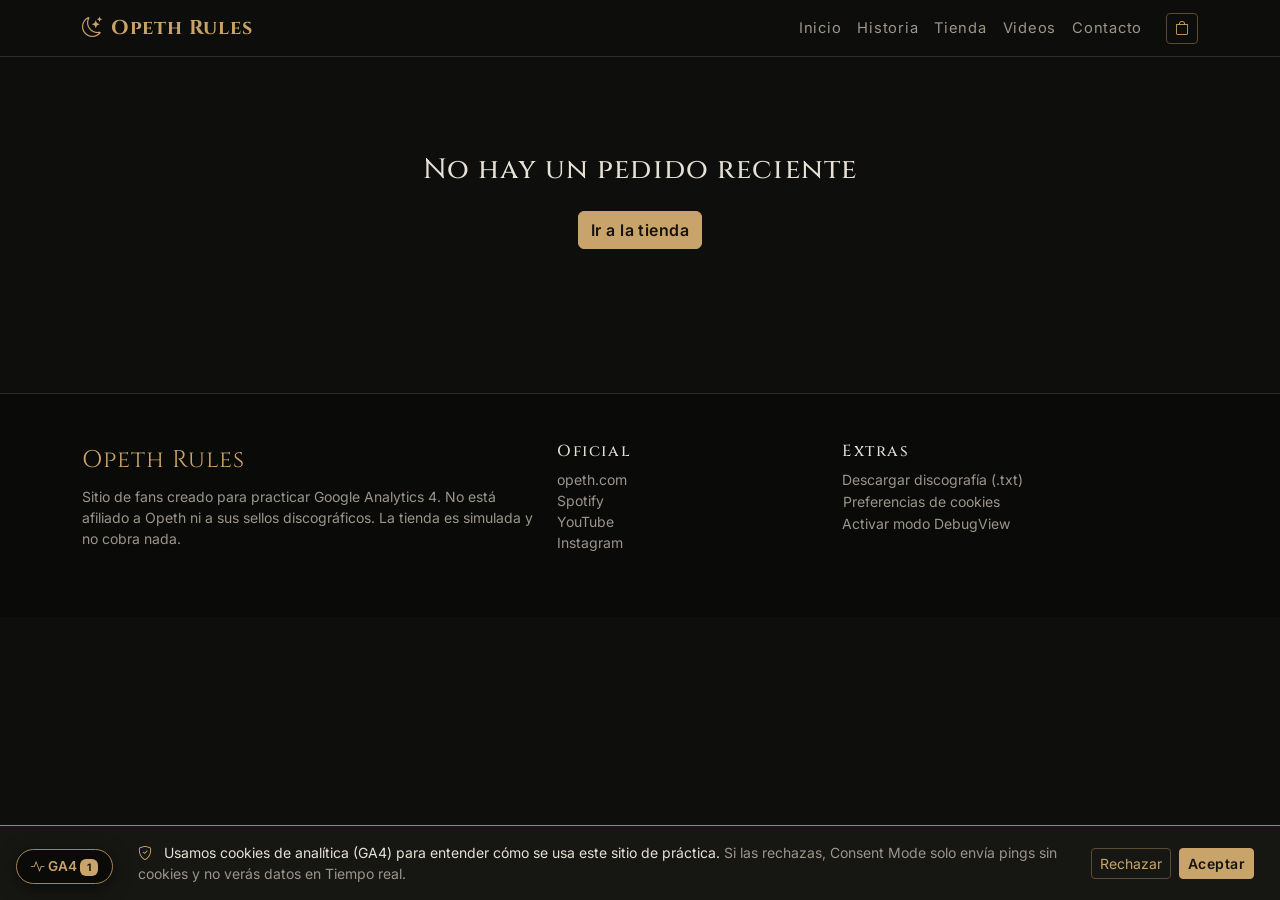
<file: gracias.html>
<!doctype html>
<html lang="es" data-bs-theme="dark">
<head>
  <meta charset="utf-8">
  <meta name="viewport" content="width=device-width, initial-scale=1">
  <meta name="theme-color" content="#0e0e0c">
  <link rel="icon" type="image/png" sizes="32x32" href="assets/img/favicon-32.png">
  <link rel="icon" type="image/png" sizes="192x192" href="assets/img/favicon.png">
  <link rel="apple-touch-icon" href="assets/img/apple-touch-icon.png">
  <meta property="og:type" content="website">
  <meta property="og:site_name" content="Opeth Rules">
  <meta property="og:title" content="Opeth Rules · Gracias por tu compra">
  <meta property="og:description" content="Confirmación de pedido.">
  <meta property="og:url" content="https://josv-sys.github.io/GA4-Test/gracias.html">
  <meta property="og:image" content="https://josv-sys.github.io/GA4-Test/assets/img/og.jpg">
  <meta property="og:image:width" content="728">
  <meta property="og:image:height" content="410">
  <meta name="twitter:card" content="summary_large_image">
  <title>Opeth Rules · Gracias por tu compra</title>
  <meta name="description" content="Confirmación de pedido.">
  <script src="js/analytics.js"></script>
  <link rel="preconnect" href="https://fonts.googleapis.com">
  <link rel="preconnect" href="https://fonts.gstatic.com" crossorigin>
  <link href="https://fonts.googleapis.com/css2?family=Cinzel:wght@500;700&family=Inter:wght@400;500;600&display=swap" rel="stylesheet">
  <link href="https://cdn.jsdelivr.net/npm/bootstrap@5.3.3/dist/css/bootstrap.min.css" rel="stylesheet">
  <link href="https://cdn.jsdelivr.net/npm/bootstrap-icons@1.11.3/font/bootstrap-icons.min.css" rel="stylesheet">
  <link href="css/style.css" rel="stylesheet">
</head>
<body data-page="carrito">
  <div id="site-nav"></div>

  <main class="container py-5" id="root"></main>

  <div id="site-footer"></div>

  <script src="https://cdn.jsdelivr.net/npm/bootstrap@5.3.3/dist/js/bootstrap.bundle.min.js"></script>
  <script src="js/data.js"></script>
  <script src="js/cart.js"></script>
  <script src="js/main.js"></script>
  <script>
    const root = document.getElementById('root');
    let order = null;
    try { order = JSON.parse(OR.storage.get('sessionStorage', 'or_last_order')); } catch (e) { /* sin pedido */ }

    if (!order) {
      root.innerHTML = `<div class="text-center py-5"><h1 class="h3">No hay un pedido reciente</h1>
        <a href="tienda.html" class="btn btn-or mt-3">Ir a la tienda</a></div>`;
    } else {
      // Evitar purchase duplicado si recargan la página
      if (!order.tracked) {
        const p = { transaction_id: order.transaction_id, currency: order.currency, value: order.value,
          tax: order.tax, shipping: order.shipping, items: order.items };
        if (order.coupon) p.coupon = order.coupon;
        OR.track('purchase', p);
        order.tracked = true;
        OR.storage.set('sessionStorage', 'or_last_order', JSON.stringify(order));
      }

      root.innerHTML = `
        <div class="text-center mb-5">
          <i class="bi bi-check2-circle text-or" style="font-size: 4rem;"></i>
          <h1 class="display-6 mt-3">Gracias por tu compra</h1>
          <p class="text-muted-or">Pedido <code class="text-or">${OR.esc(order.transaction_id)}</code> · simulado, no se cobró nada.</p>
        </div>
        <div class="row justify-content-center"><div class="col-lg-6"><div class="card-or p-4">
          ${order.items.map(i => `<div class="d-flex justify-content-between small mb-2"><span>${i.quantity}× ${OR.esc(i.item_name)} <span class="text-muted-or">(${i.item_variant})</span></span><span>${OR.money(i.price * i.quantity)}</span></div>`).join('')}
          <hr class="border-or">
          <div class="d-flex justify-content-between small"><span class="text-muted-or">IVA</span><span>${OR.money(order.tax)}</span></div>
          <div class="d-flex justify-content-between small"><span class="text-muted-or">Envío (${OR.esc(order.shipping_tier)})</span><span>${OR.money(order.shipping)}</span></div>
          <div class="d-flex justify-content-between mt-2"><span>Total</span><span class="price">${OR.money(order.total)}</span></div>
        </div>
        <div class="text-center mt-4 d-flex justify-content-center gap-2 flex-wrap">
          <a href="tienda.html" class="btn btn-or">Seguir comprando</a>
          <button class="btn btn-outline-or" id="refund">Simular reembolso</button>
        </div></div></div>`;

      document.getElementById('refund').addEventListener('click', e => {
        OR.track('refund', { transaction_id: order.transaction_id, currency: order.currency, value: order.value, items: order.items });
        e.currentTarget.disabled = true;
        e.currentTarget.textContent = 'Reembolso enviado';
      });
    }
  </script>
</body>
</html>
</file>
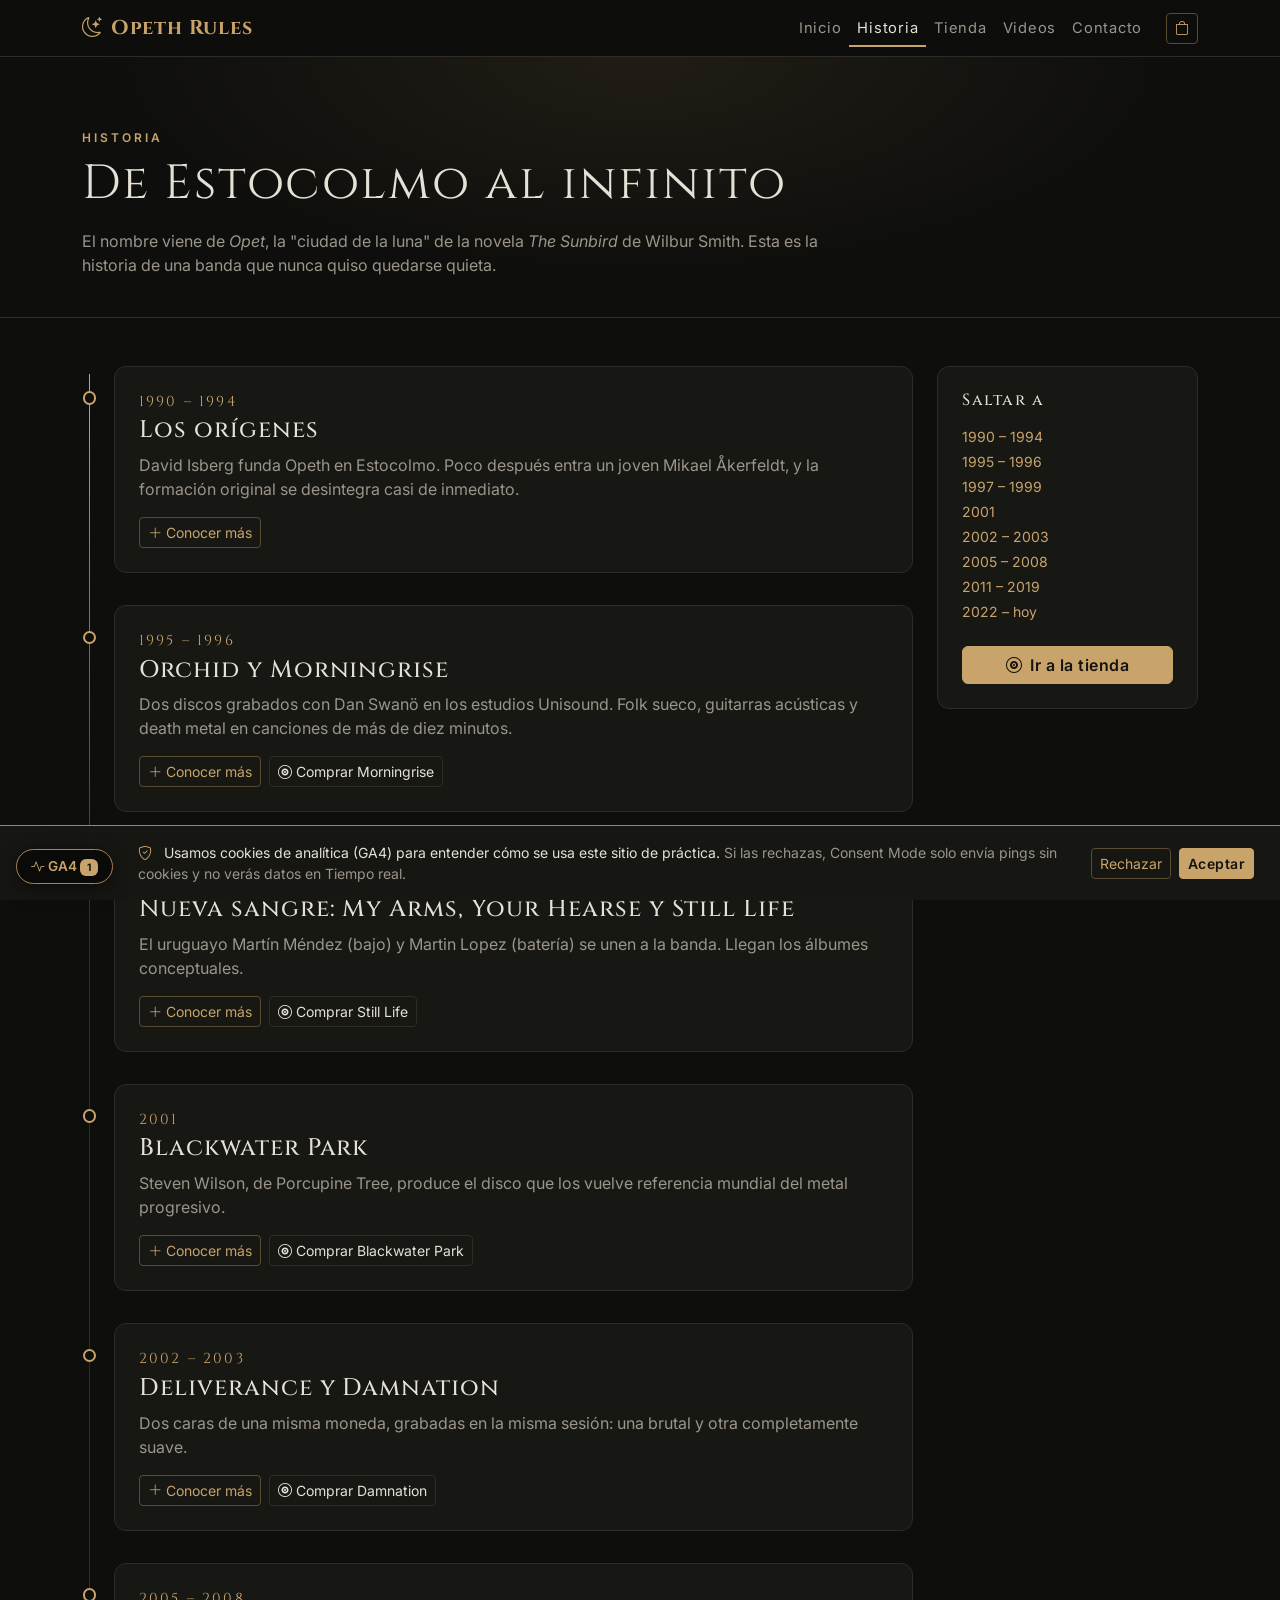
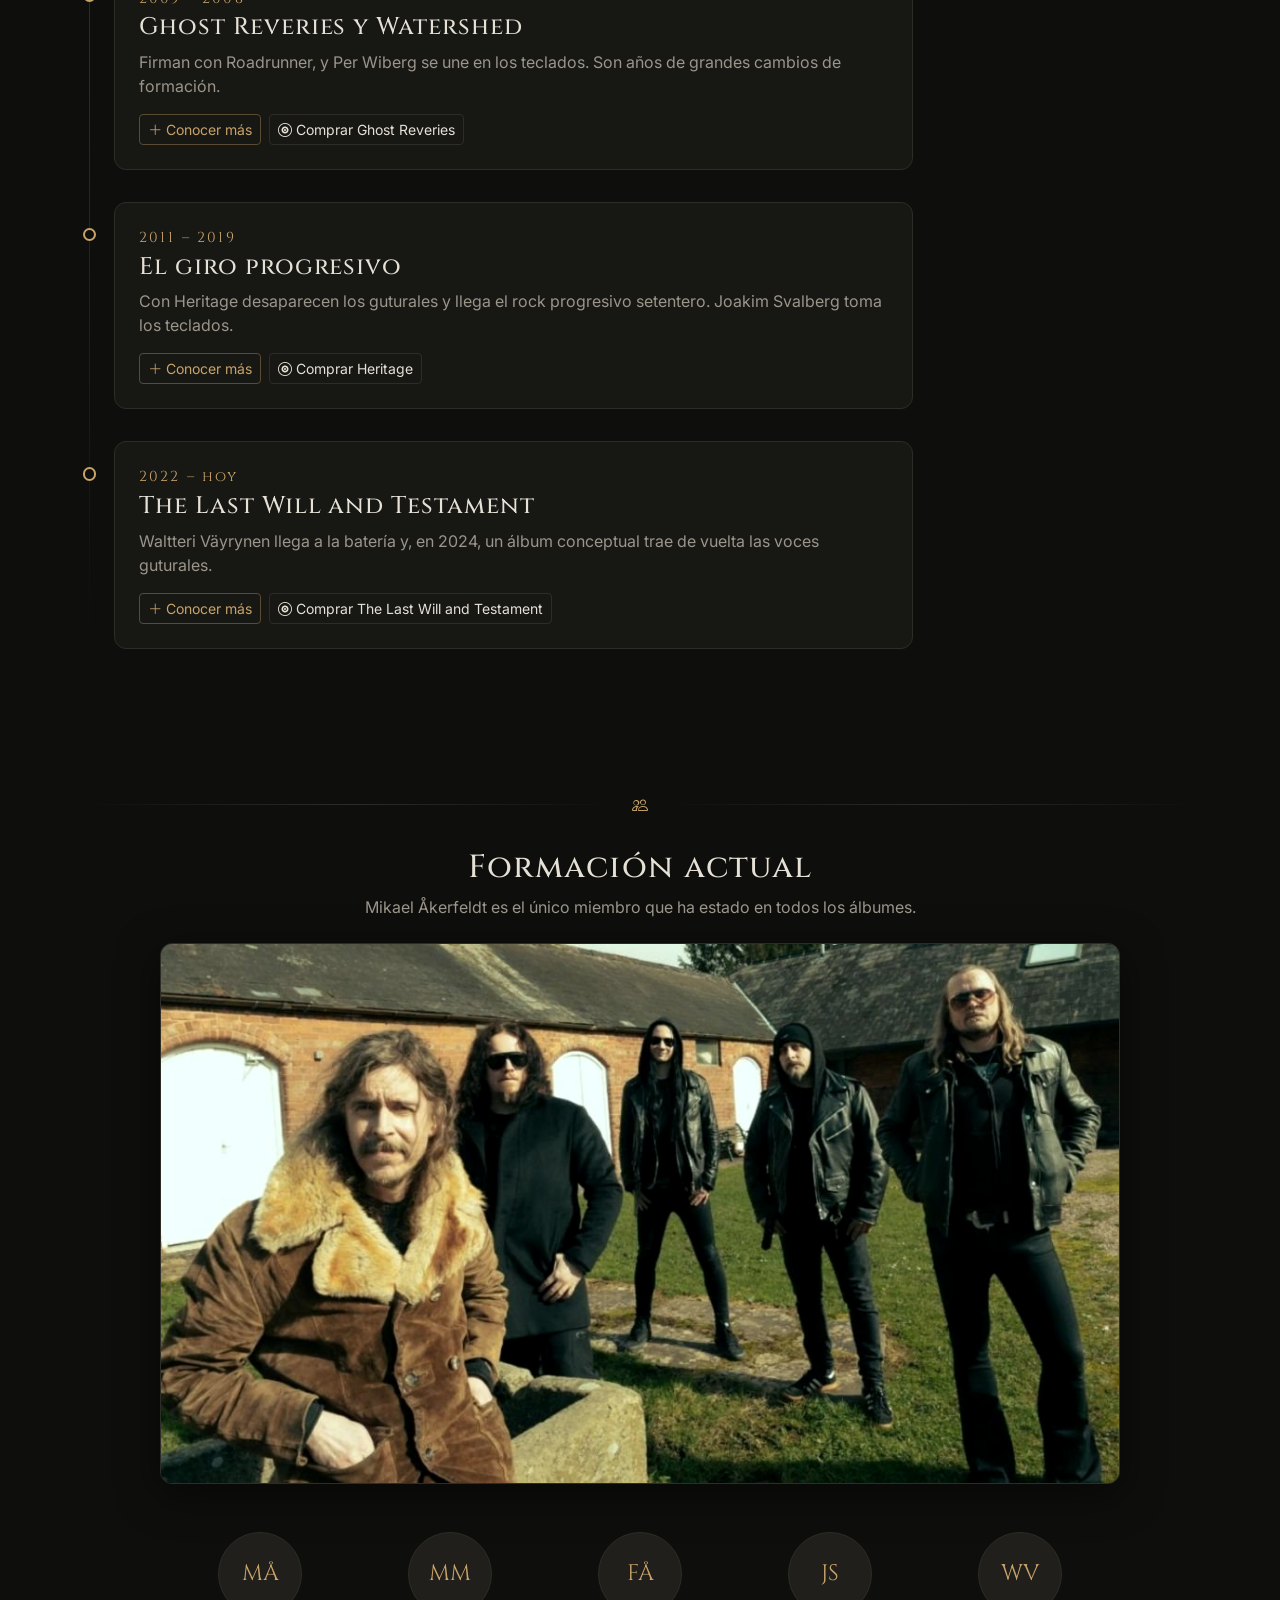
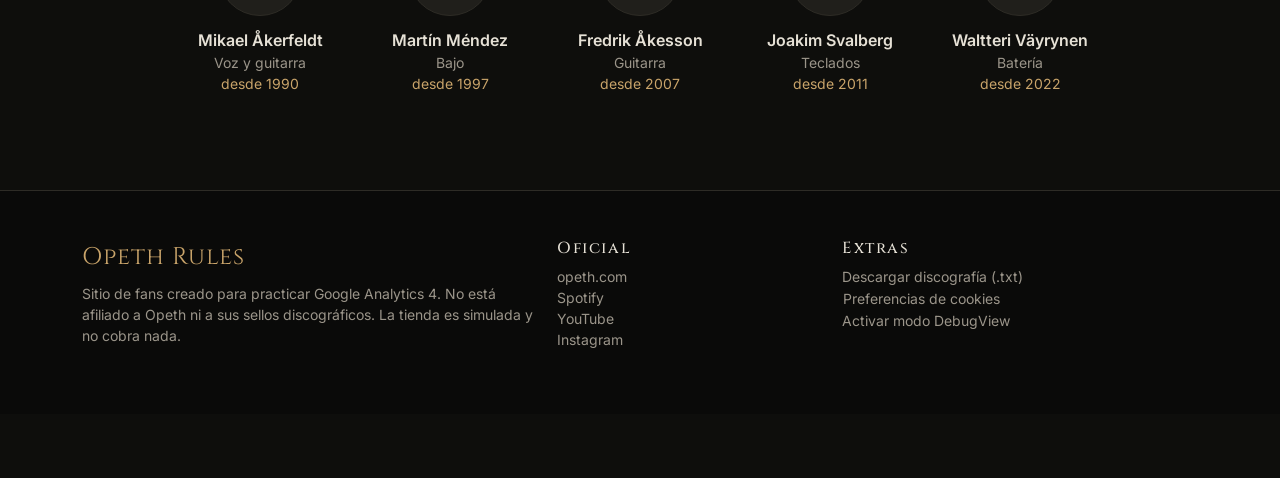
<file: historia.html>
<!doctype html>
<html lang="es" data-bs-theme="dark">
<head>
  <meta charset="utf-8">
  <meta name="viewport" content="width=device-width, initial-scale=1">
  <meta name="theme-color" content="#0e0e0c">
  <link rel="icon" type="image/png" sizes="32x32" href="assets/img/favicon-32.png">
  <link rel="icon" type="image/png" sizes="192x192" href="assets/img/favicon.png">
  <link rel="apple-touch-icon" href="assets/img/apple-touch-icon.png">
  <meta property="og:type" content="website">
  <meta property="og:site_name" content="Opeth Rules">
  <meta property="og:title" content="Opeth Rules · Historia">
  <meta property="og:description" content="La historia de Opeth, de Estocolmo 1990 a The Last Will and Testament.">
  <meta property="og:url" content="https://josv-sys.github.io/GA4-Test/historia.html">
  <meta property="og:image" content="https://josv-sys.github.io/GA4-Test/assets/img/og.jpg">
  <meta property="og:image:width" content="728">
  <meta property="og:image:height" content="410">
  <meta name="twitter:card" content="summary_large_image">
  <title>Opeth Rules · Historia</title>
  <meta name="description" content="La historia de Opeth, de Estocolmo 1990 a The Last Will and Testament.">
  <script src="js/analytics.js"></script>
  <link rel="preconnect" href="https://fonts.googleapis.com">
  <link rel="preconnect" href="https://fonts.gstatic.com" crossorigin>
  <link href="https://fonts.googleapis.com/css2?family=Cinzel:wght@500;700&family=Inter:wght@400;500;600&display=swap" rel="stylesheet">
  <link href="https://cdn.jsdelivr.net/npm/bootstrap@5.3.3/dist/css/bootstrap.min.css" rel="stylesheet">
  <link href="https://cdn.jsdelivr.net/npm/bootstrap-icons@1.11.3/font/bootstrap-icons.min.css" rel="stylesheet">
  <link href="css/style.css" rel="stylesheet">
</head>
<body data-page="historia">
  <div id="site-nav"></div>

  <main>
    <header class="page-header">
      <div class="container">
        <p class="eyebrow mb-2">Historia</p>
        <h1 class="display-5 mb-3">De Estocolmo al infinito</h1>
        <p class="text-muted-or col-lg-8 mb-0">El nombre viene de <em>Opet</em>, la "ciudad de la luna" de la novela <em>The Sunbird</em> de Wilbur Smith. Esta es la historia de una banda que nunca quiso quedarse quieta.</p>
      </div>
    </header>

    <section class="container py-5">
      <div class="row">
        <div class="col-lg-9">
          <div class="timeline" id="timeline"></div>
        </div>
        <aside class="col-lg-3 d-none d-lg-block">
          <div class="card-or p-4 sticky-top" style="top: 6rem;">
            <h2 class="h6 footer-title mb-3">Saltar a</h2>
            <ul class="list-unstyled small mb-4" id="toc"></ul>
            <a href="tienda.html" class="btn btn-or w-100" data-event="cta_click" data-param-cta-name="historia_sidebar_tienda" data-param-cta-location="sidebar">
              <i class="bi bi-vinyl me-2"></i>Ir a la tienda
            </a>
          </div>
        </aside>
      </div>
    </section>

    <section class="container py-5">
      <div class="divider-rune"><i class="bi bi-people"></i></div>
      <h2 class="text-center mb-2">Formación actual</h2>
      <p class="text-center text-muted-or mb-4">Mikael Åkerfeldt es el único miembro que ha estado en todos los álbumes.</p>
      <figure class="band-photo mb-5">
        <img src="assets/img/integrantes.jpg" alt="Fotografía de grupo de Opeth" loading="lazy" class="img-fluid">
      </figure>
      <div class="row g-4 justify-content-center" id="members"></div>
    </section>
  </main>

  <div id="site-footer"></div>

  <script src="https://cdn.jsdelivr.net/npm/bootstrap@5.3.3/dist/js/bootstrap.bundle.min.js"></script>
  <script src="js/data.js"></script>
  <script src="js/cart.js"></script>
  <script src="js/main.js"></script>
  <script>
    const eras = [
      { id: 'era-origenes', years: '1990 – 1994', title: 'Los orígenes', album: null,
        summary: 'David Isberg funda Opeth en Estocolmo. Poco después entra un joven Mikael Åkerfeldt, y la formación original se desintegra casi de inmediato.',
        more: 'Isberg deja la banda en 1992 y Åkerfeldt asume la voz y la dirección creativa, con Peter Lindgren en la guitarra. Pasan años ensayando y escribiendo canciones largas, hasta que firman con Candlelight Records.' },
      { id: 'era-orchid', years: '1995 – 1996', title: 'Orchid y Morningrise', album: 'morningrise',
        summary: 'Dos discos grabados con Dan Swanö en los estudios Unisound. Folk sueco, guitarras acústicas y death metal en canciones de más de diez minutos.',
        more: 'Desde el principio tuvieron una idea clara: el contraste. Pasajes delicados y brutalidad conviven dentro de una misma pieza. Morningrise incluye "Black Rose Immortal", que dura unos veinte minutos.' },
      { id: 'era-still-life', years: '1997 – 1999', title: 'Nueva sangre: My Arms, Your Hearse y Still Life', album: 'still-life',
        summary: 'El uruguayo Martín Méndez (bajo) y Martin Lopez (batería) se unen a la banda. Llegan los álbumes conceptuales.',
        more: 'My Arms, Your Hearse cuenta la historia de un fantasma. Still Life, ya con Peaceville, narra un regreso a casa que termina en tragedia. Méndez sigue en la banda hasta hoy.' },
      { id: 'era-blackwater', years: '2001', title: 'Blackwater Park', album: 'blackwater-park',
        summary: 'Steven Wilson, de Porcupine Tree, produce el disco que los vuelve referencia mundial del metal progresivo.',
        more: 'La alianza con Wilson añadió capas y texturas a la producción. "The Drapery Falls" y la canción que da título al disco se vuelven clásicos de sus conciertos.' },
      { id: 'era-deliverance', years: '2002 – 2003', title: 'Deliverance y Damnation', album: 'damnation',
        summary: 'Dos caras de una misma moneda, grabadas en la misma sesión: una brutal y otra completamente suave.',
        more: 'Damnation no tiene guturales: es mellotron, voces limpias y tristeza otoñal. Fue la primera señal clara del camino que la banda tomaría años después.' },
      { id: 'era-ghost', years: '2005 – 2008', title: 'Ghost Reveries y Watershed', album: 'ghost-reveries',
        summary: 'Firman con Roadrunner, y Per Wiberg se une en los teclados. Son años de grandes cambios de formación.',
        more: 'Martin Lopez se va en 2006 y llega Martin Axenrot. En 2007, Peter Lindgren cede su lugar a Fredrik Åkesson. Watershed (2008) cierra la era clásica.' },
      { id: 'era-heritage', years: '2011 – 2019', title: 'El giro progresivo', album: 'heritage',
        summary: 'Con Heritage desaparecen los guturales y llega el rock progresivo setentero. Joakim Svalberg toma los teclados.',
        more: 'Después vinieron Pale Communion, Sorceress e In Cauda Venenum, este último en versiones en sueco y en inglés. Muchos fans de la vieja escuela se resistieron al cambio, pero la banda ganó un público nuevo.' },
      { id: 'era-last-will', years: '2022 – hoy', title: 'The Last Will and Testament', album: 'the-last-will-and-testament',
        summary: 'Waltteri Väyrynen llega a la batería y, en 2024, un álbum conceptual trae de vuelta las voces guturales.',
        more: 'Una historia de herencias, secretos familiares y un testamento leído en voz alta. Ian Anderson, de Jethro Tull, participa como invitado.' }
    ];

    document.getElementById('timeline').innerHTML = eras.map(e => {
      const a = e.album && OR.findAlbum(e.album);
      return `
      <article class="tl-item" id="${e.id}">
        <div class="card-or p-4">
          <div class="tl-year mb-1">${e.years}</div>
          <h2 class="h4">${e.title}</h2>
          <p class="text-muted-or mb-3">${e.summary}</p>
          <div class="collapse" id="more-${e.id}" data-era="${e.id}">
            <p class="mb-3">${e.more}</p>
          </div>
          <div class="d-flex flex-wrap gap-2">
            <button class="btn btn-sm btn-outline-or" type="button" data-bs-toggle="collapse" data-bs-target="#more-${e.id}" aria-expanded="false" aria-controls="more-${e.id}">
              <i class="bi bi-plus-lg me-1"></i>Conocer más
            </button>
            ${a ? `<a href="album.html?id=${a.id}" class="btn btn-sm btn-ghost-or" data-event="cta_click" data-param-cta-name="historia_ver_album" data-param-cta-location="${e.id}" data-param-item-id="${a.id}">
              <i class="bi bi-vinyl me-1"></i>Comprar ${OR.esc(a.title)}</a>` : ''}
          </div>
        </div>
      </article>`;
    }).join('');

    document.getElementById('toc').innerHTML = eras.map(e =>
      `<li class="mb-1"><a href="#${e.id}" class="link-or" data-event="select_content" data-param-content-type="indice_historia" data-param-content-id="${e.id}">${e.years}</a></li>`).join('');

    // "Conocer más" -> select_content solo al abrir
    document.querySelectorAll('.collapse[data-era]').forEach(c => {
      c.addEventListener('show.bs.collapse', () => OR.track('select_content', { content_type: 'era', content_id: c.dataset.era }));
    });

    const members = [
      ['MÅ', 'Mikael Åkerfeldt', 'Voz y guitarra', 'desde 1990'],
      ['MM', 'Martín Méndez', 'Bajo', 'desde 1997'],
      ['FÅ', 'Fredrik Åkesson', 'Guitarra', 'desde 2007'],
      ['JS', 'Joakim Svalberg', 'Teclados', 'desde 2011'],
      ['WV', 'Waltteri Väyrynen', 'Batería', 'desde 2022']
    ];
    document.getElementById('members').innerHTML = members.map(([ini, name, role, since]) => `
      <div class="col-6 col-md-4 col-lg-2 member">
        <div class="member-avatar">${ini}</div>
        <div class="fw-semibold">${name}</div>
        <div class="small text-muted-or">${role}</div>
        <div class="small text-or">${since}</div>
      </div>`).join('');
  </script>
</body>
</html>
</file>
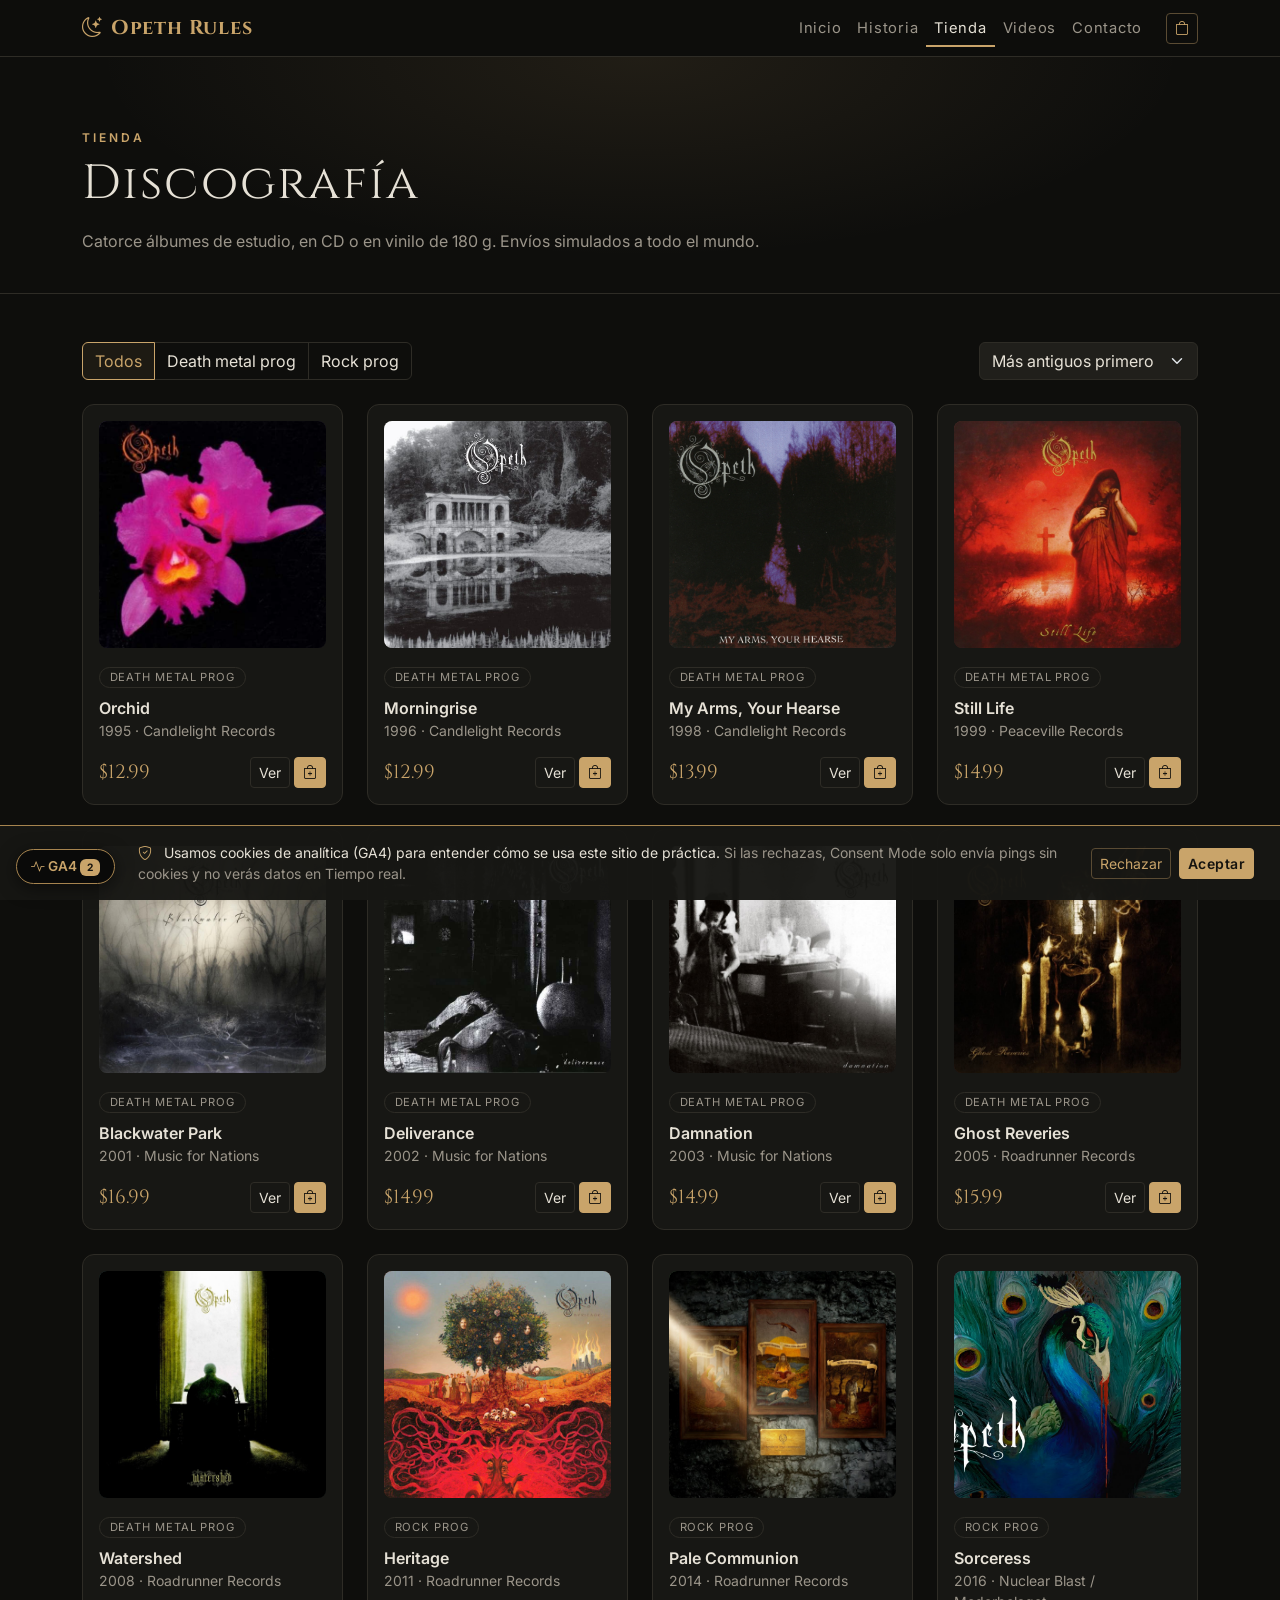
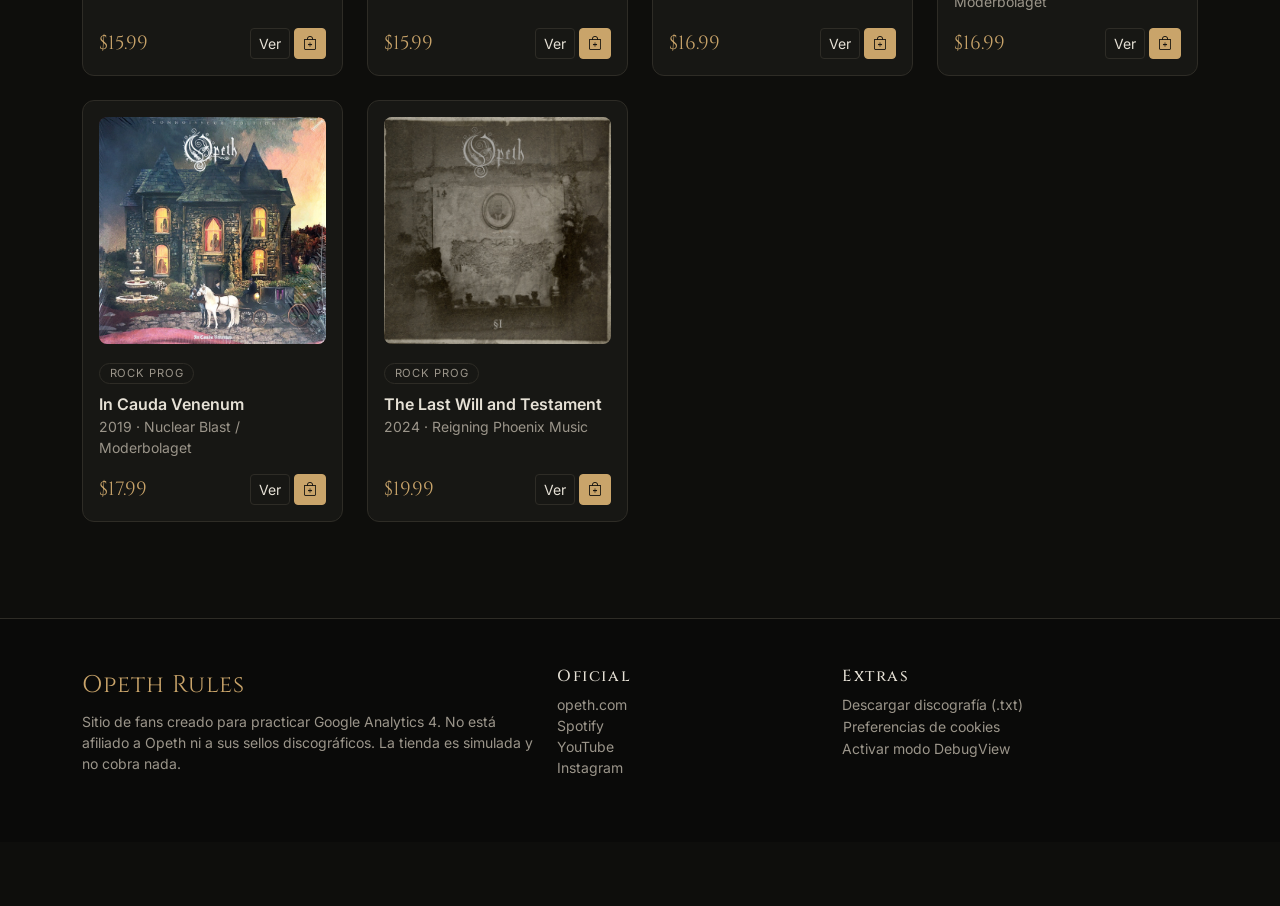
<file: tienda.html>
<!doctype html>
<html lang="es" data-bs-theme="dark">
<head>
  <meta charset="utf-8">
  <meta name="viewport" content="width=device-width, initial-scale=1">
  <meta name="theme-color" content="#0e0e0c">
  <link rel="icon" type="image/png" sizes="32x32" href="assets/img/favicon-32.png">
  <link rel="icon" type="image/png" sizes="192x192" href="assets/img/favicon.png">
  <link rel="apple-touch-icon" href="assets/img/apple-touch-icon.png">
  <meta property="og:type" content="website">
  <meta property="og:site_name" content="Opeth Rules">
  <meta property="og:title" content="Opeth Rules · Tienda">
  <meta property="og:description" content="Discografía completa de Opeth en CD y vinilo (tienda simulada).">
  <meta property="og:url" content="https://josv-sys.github.io/GA4-Test/tienda.html">
  <meta property="og:image" content="https://josv-sys.github.io/GA4-Test/assets/img/og.jpg">
  <meta property="og:image:width" content="728">
  <meta property="og:image:height" content="410">
  <meta name="twitter:card" content="summary_large_image">
  <title>Opeth Rules · Tienda</title>
  <meta name="description" content="Discografía completa de Opeth en CD y vinilo (tienda simulada).">
  <script src="js/analytics.js"></script>
  <link rel="preconnect" href="https://fonts.googleapis.com">
  <link rel="preconnect" href="https://fonts.gstatic.com" crossorigin>
  <link href="https://fonts.googleapis.com/css2?family=Cinzel:wght@500;700&family=Inter:wght@400;500;600&display=swap" rel="stylesheet">
  <link href="https://cdn.jsdelivr.net/npm/bootstrap@5.3.3/dist/css/bootstrap.min.css" rel="stylesheet">
  <link href="https://cdn.jsdelivr.net/npm/bootstrap-icons@1.11.3/font/bootstrap-icons.min.css" rel="stylesheet">
  <link href="css/style.css" rel="stylesheet">
</head>
<body data-page="tienda">
  <div id="site-nav"></div>

  <main>
    <header class="page-header">
      <div class="container">
        <p class="eyebrow mb-2">Tienda</p>
        <h1 class="display-5 mb-3">Discografía</h1>
        <p class="text-muted-or mb-0">Catorce álbumes de estudio, en CD o en vinilo de 180 g. Envíos simulados a todo el mundo.</p>
      </div>
    </header>

    <section class="container py-5">
      <div class="d-flex flex-wrap justify-content-between align-items-center gap-3 mb-4">
        <div class="btn-group flex-wrap" role="group" aria-label="Filtrar por era">
          <input type="radio" class="btn-check" name="era" id="f-all" value="all" checked>
          <label class="btn btn-ghost-or" for="f-all">Todos</label>
          <input type="radio" class="btn-check" name="era" id="f-metal" value="metal">
          <label class="btn btn-ghost-or" for="f-metal">Death metal prog</label>
          <input type="radio" class="btn-check" name="era" id="f-prog" value="prog">
          <label class="btn btn-ghost-or" for="f-prog">Rock prog</label>
        </div>
        <select class="form-select w-auto" id="sort" aria-label="Ordenar">
          <option value="year-asc">Más antiguos primero</option>
          <option value="year-desc">Más recientes primero</option>
          <option value="price-asc">Precio: menor a mayor</option>
          <option value="price-desc">Precio: mayor a menor</option>
        </select>
      </div>
      <div class="row g-4" id="grid"></div>
    </section>
  </main>

  <div id="site-footer"></div>

  <script src="https://cdn.jsdelivr.net/npm/bootstrap@5.3.3/dist/js/bootstrap.bundle.min.js"></script>
  <script src="js/data.js"></script>
  <script src="js/cart.js"></script>
  <script src="js/main.js"></script>
  <script>
    const grid = document.getElementById('grid');
    let current = [];

    function listInfo(era) {
      return era === 'all' ? { id: 'tienda_todos', name: 'Tienda - Todos' }
                           : { id: 'tienda_' + era, name: 'Tienda - ' + OR.ERA_LABEL[era] };
    }

    function render(era, sort, fireEvent) {
      const [key, dir] = sort.split('-');
      current = OR.albums.filter(a => era === 'all' || a.era === era)
        .sort((a, b) => (key === 'year' ? a.year - b.year : a.price - b.price) * (dir === 'asc' ? 1 : -1));
      const list = listInfo(era);

      grid.innerHTML = current.map((a, i) => `
        <div class="col-6 col-md-4 col-lg-3">
          <div class="card-or card-lift p-3 h-100 d-flex flex-column">
            <a href="album.html?id=${a.id}" class="select-item" data-index="${i}">${OR.coverHTML(a)}</a>
            <div class="mt-3 flex-grow-1">
              <span class="era-pill">${a.era === 'metal' ? 'Death metal prog' : 'Rock prog'}</span>
              <div class="fw-semibold mt-2">${OR.esc(a.title)}</div>
              <div class="small text-muted-or">${a.year} · ${OR.esc(a.label)}</div>
            </div>
            <div class="d-flex justify-content-between align-items-center mt-3">
              <span class="price">${OR.money(a.price)}</span>
              <div class="d-flex gap-1">
                <a href="album.html?id=${a.id}" class="btn btn-sm btn-ghost-or select-item" data-index="${i}">Ver</a>
                <button class="btn btn-sm btn-or add-btn" data-index="${i}" aria-label="Agregar ${OR.esc(a.title)} al carrito"><i class="bi bi-bag-plus"></i></button>
              </div>
            </div>
          </div>
        </div>`).join('');

      if (fireEvent) {
        OR.track('view_item_list', { item_list_id: list.id, item_list_name: list.name,
          items: current.map((a, i) => OR.toGA4Item(a, { index: i, listId: list.id, listName: list.name })) });
      }

      grid.querySelectorAll('.select-item').forEach(el => el.addEventListener('click', () => {
        const i = +el.dataset.index;
        OR.track('select_item', { item_list_id: list.id, item_list_name: list.name,
          items: [OR.toGA4Item(current[i], { index: i, listId: list.id, listName: list.name })] });
      }));
      grid.querySelectorAll('.add-btn').forEach(b => b.addEventListener('click', () =>
        OR.addToCart(current[+b.dataset.index], 'CD', 1, list)));
    }

    const state = () => [document.querySelector('input[name=era]:checked').value, document.getElementById('sort').value];

    document.querySelectorAll('input[name=era]').forEach(r => r.addEventListener('change', () => {
      const [era, sort] = state();
      OR.track('filter_items', { filter_type: 'era', filter_value: era });
      render(era, sort, true);
    }));
    document.getElementById('sort').addEventListener('change', () => {
      const [era, sort] = state();
      OR.track('sort_items', { sort_by: sort });
      render(era, sort, false);
    });

    render('all', 'year-asc', true);
  </script>
</body>
</html>
</file>
<file: css/style.css>
/* ===== Opeth Rules · estética metalera tranquila ===== */
:root {
  --or-bg: #0e0e0c;
  --or-surface: #171714;
  --or-surface-2: #201f1b;
  --or-border: #2e2c26;
  --or-text: #e6e1d6;
  --or-muted: #9b958a;
  --or-accent: #c9a46a;      /* bronce */
  --or-accent-dark: #a6844f;
  --or-moss: #5c6b4e;        /* musgo otoñal */
  --or-blood: #7a2e2a;
  --bs-body-bg: var(--or-bg);
  --bs-body-color: var(--or-text);
  --bs-border-color: var(--or-border);
  --bs-link-color-rgb: 201, 164, 106;
  --bs-link-hover-color-rgb: 230, 200, 150;
}

body {
  background: var(--or-bg);
  color: var(--or-text);
  font-family: 'Inter', system-ui, sans-serif;
  padding-bottom: 4rem;
}

h1, h2, h3, h4, h5, .brand, .display-font {
  font-family: 'Cinzel', Georgia, serif;
  letter-spacing: .04em;
}

.text-or { color: var(--or-accent) !important; }
.text-muted-or { color: var(--or-muted) !important; }
.bg-or { background: var(--or-accent) !important; color: #15130f !important; }
.border-or { border-color: var(--or-border) !important; }
.link-or { color: var(--or-accent); text-decoration: none; }
.link-or:hover { color: #e6c896; text-decoration: underline; }

.eyebrow {
  font-size: .75rem; letter-spacing: .25em; text-transform: uppercase;
  color: var(--or-accent); font-weight: 600;
}
.divider-rune {
  display: flex; align-items: center; gap: 1rem; color: var(--or-accent); margin: 1rem 0 2rem;
}
.divider-rune::before, .divider-rune::after { content: ''; flex: 1; height: 1px; background: linear-gradient(90deg, transparent, var(--or-border), transparent); }

/* ----- Botones ----- */
.btn-or {
  --bs-btn-bg: var(--or-accent); --bs-btn-border-color: var(--or-accent); --bs-btn-color: #15130f;
  --bs-btn-hover-bg: #d9b77f; --bs-btn-hover-border-color: #d9b77f; --bs-btn-hover-color: #15130f;
  --bs-btn-active-bg: var(--or-accent-dark); --bs-btn-active-border-color: var(--or-accent-dark);
  --bs-btn-disabled-bg: var(--or-accent-dark); --bs-btn-disabled-border-color: var(--or-accent-dark);
  font-weight: 600; letter-spacing: .03em;
}
.btn-outline-or {
  --bs-btn-color: var(--or-accent); --bs-btn-border-color: #5a4b33;
  --bs-btn-hover-bg: rgba(201,164,106,.12); --bs-btn-hover-border-color: var(--or-accent); --bs-btn-hover-color: #e6c896;
  --bs-btn-active-bg: rgba(201,164,106,.2); --bs-btn-active-border-color: var(--or-accent); --bs-btn-active-color: #e6c896;
}
.btn-ghost-or { color: var(--or-text); border: 1px solid var(--or-border); background: transparent; }
.btn-ghost-or:hover, .btn-check:checked + .btn-ghost-or { border-color: var(--or-accent); color: var(--or-accent); background: rgba(201,164,106,.08); }

/* ----- Navbar ----- */
.navbar-or {
  background: rgba(14,14,12,.88);
  backdrop-filter: blur(8px);
  border-bottom: 1px solid var(--or-border);
}
.navbar-or .brand { color: var(--or-accent); font-weight: 700; }
.navbar-or .nav-link { color: var(--or-muted); font-size: .92rem; letter-spacing: .05em; }
.navbar-or .nav-link:hover, .navbar-or .nav-link.active { color: var(--or-text); }
.navbar-or .nav-link.active { box-shadow: inset 0 -2px 0 var(--or-accent); }
.cart-badge { position: absolute; top: -6px; right: -8px; font-size: .65rem; }

/* ----- Hero ----- */
.hero {
  position: relative;
  min-height: 78vh;
  display: flex; align-items: center;
  background:
    linear-gradient(90deg, rgba(14,14,12,.94) 0%, rgba(14,14,12,.78) 35%, rgba(14,14,12,.35) 70%, rgba(14,14,12,.2) 100%),
    linear-gradient(180deg, rgba(14,14,12,.35), rgba(14,14,12,.1) 40%, var(--or-bg)),
    url('../assets/img/hero.jpg') center 20%/cover no-repeat,
    #11110f;
  border-bottom: 1px solid var(--or-border);
  overflow: hidden;
}
.hero::after { /* bruma */
  content: ''; position: absolute; inset: auto 0 0 0; height: 40%;
  background: linear-gradient(0deg, var(--or-bg), transparent);
  pointer-events: none;
}
.hero .container { position: relative; z-index: 1; }
.hero-title { font-size: clamp(2.6rem, 7vw, 5.2rem); font-weight: 700; line-height: 1.05; }
.hero-title span { color: var(--or-accent); }
.hero-lead { color: var(--or-muted); max-width: 38rem; font-size: 1.1rem; }

.page-header {
  padding: 4.5rem 0 2.5rem;
  background: radial-gradient(ellipse at 50% 0%, rgba(201,164,106,.10), transparent 60%);
  border-bottom: 1px solid var(--or-border);
}

/* ----- Tarjetas ----- */
.card-or {
  background: var(--or-surface);
  border: 1px solid var(--or-border);
  border-radius: .75rem;
  transition: border-color .2s, transform .2s;
}
.card-or:hover { border-color: #4a4232; }
.card-lift:hover { transform: translateY(-3px); }

/* ----- Portadas (placeholder + imagen opcional) ----- */
.cover {
  position: relative; aspect-ratio: 1 / 1; border-radius: .5rem; overflow: hidden;
  background:
    radial-gradient(circle at 30% 25%, rgba(255,255,255,.08), transparent 45%),
    linear-gradient(145deg, var(--c1), var(--c2));
  display: flex; flex-direction: column; justify-content: flex-end; padding: 1rem;
  box-shadow: inset 0 0 0 1px rgba(255,255,255,.05);
}
.cover::before { /* grano */
  content: ''; position: absolute; inset: 0; opacity: .25;
  background-image: repeating-linear-gradient(45deg, rgba(255,255,255,.03) 0 2px, transparent 2px 6px);
}
.cover-title { font-family: 'Cinzel', serif; font-size: 1.15rem; line-height: 1.15; color: #efe8da; position: relative; }
.cover-year { font-size: .75rem; letter-spacing: .2em; color: rgba(239,232,218,.6); position: relative; }
a:has(> .cover) { text-decoration: none; }
.cover img { position: absolute; inset: 0; width: 100%; height: 100%; object-fit: cover; }
.cover-lg .cover-title { font-size: 1.8rem; }

.price { font-family: 'Cinzel', serif; color: var(--or-accent); font-size: 1.2rem; }
.era-pill { font-size: .7rem; letter-spacing: .08em; text-transform: uppercase; border: 1px solid var(--or-border); color: var(--or-muted); border-radius: 2rem; padding: .15rem .6rem; }

/* ----- Timeline historia ----- */
.timeline { position: relative; padding-left: 2rem; }
.timeline::before { content: ''; position: absolute; left: .45rem; top: .5rem; bottom: .5rem; width: 1px; background: linear-gradient(var(--or-accent), var(--or-border) 30%, var(--or-border) 70%, transparent); }
.tl-item { position: relative; margin-bottom: 2rem; }
.tl-item::before { content: ''; position: absolute; left: -1.95rem; top: 1.6rem; width: .85rem; height: .85rem; border-radius: 50%; background: var(--or-bg); border: 2px solid var(--or-accent); }
.tl-year { font-family: 'Cinzel', serif; color: var(--or-accent); font-size: .9rem; letter-spacing: .15em; }

.member { text-align: center; }
.member-avatar { width: 84px; height: 84px; border-radius: 50%; margin: 0 auto .75rem; display: grid; place-items: center; font-family: 'Cinzel', serif; font-size: 1.4rem; color: var(--or-accent); background: var(--or-surface-2); border: 1px solid var(--or-border); }

/* ----- Videos ----- */
.video-thumb { position: relative; aspect-ratio: 16 / 9; border-radius: .5rem; overflow: hidden; background: linear-gradient(145deg, var(--c1), var(--c2)); }
.video-thumb img { width: 100%; height: 100%; object-fit: cover; opacity: .85; }
.video-thumb .play { position: absolute; inset: 0; display: grid; place-items: center; font-size: 3rem; color: rgba(239,232,218,.85); transition: transform .2s, color .2s; }
.video-card:hover .play { transform: scale(1.1); color: var(--or-accent); }

/* ----- Formularios ----- */
.form-control, .form-select { background-color: var(--or-surface-2); border-color: var(--or-border); color: var(--or-text); }
.form-control:focus, .form-select:focus { background-color: var(--or-surface-2); color: var(--or-text); border-color: var(--or-accent); box-shadow: 0 0 0 .2rem rgba(201,164,106,.18); }
.form-check-input:checked { background-color: var(--or-accent); border-color: var(--or-accent); }

/* ----- Checkout ----- */
.step-badge { width: 2rem; height: 2rem; border-radius: 50%; display: inline-grid; place-items: center; border: 1px solid var(--or-border); color: var(--or-muted); font-weight: 600; }
.step.active .step-badge, .step.done .step-badge { border-color: var(--or-accent); color: #15130f; background: var(--or-accent); }
.step.active .step-label { color: var(--or-text); }
.step-label { color: var(--or-muted); font-size: .9rem; }
.option-card { cursor: pointer; }
.btn-check:checked + .option-card { border-color: var(--or-accent); background: rgba(201,164,106,.06); }

/* ----- Accordion ----- */
.accordion-or .accordion-item { background: var(--or-surface); border-color: var(--or-border); }
.accordion-or .accordion-button { background: var(--or-surface); color: var(--or-text); }
.accordion-or .accordion-button:not(.collapsed) { color: var(--or-accent); background: var(--or-surface-2); box-shadow: none; }
.accordion-or .accordion-button:focus { box-shadow: 0 0 0 .2rem rgba(201,164,106,.18); }

/* ----- Footer ----- */
.footer-or { background: #0a0a09; border-top: 1px solid var(--or-border); }
.footer-or a { color: var(--or-muted); text-decoration: none; }
.footer-or a:hover, .footer-or .btn-link:hover { color: var(--or-accent); }
.footer-or .btn-link { font-size: inherit; color: var(--or-muted); text-decoration: none; vertical-align: baseline; }
.footer-title { font-family: 'Cinzel', serif; color: var(--or-text); letter-spacing: .1em; }
.footer-or .brand { color: var(--or-accent); }

/* ----- Toast, cookies, panel GA4 ----- */
.toast-or { background: var(--or-surface-2); color: var(--or-text); border: 1px solid var(--or-border) !important; }
.consent-or {
  position: fixed; left: 0; right: 0; bottom: 0; z-index: 1060;
  background: rgba(23,23,20,.97); border-top: 1px solid var(--or-accent-dark);
  padding: 1rem 0 1rem; padding-left: 7rem;
}
@media (max-width: 767.98px) { .consent-or { padding-left: 0; padding-bottom: 4.5rem; } }

.ga-debug-btn {
  position: fixed; left: 1rem; bottom: 1rem; z-index: 1070;
  background: #0a0a09; color: var(--or-accent); border: 1px solid var(--or-accent-dark);
  border-radius: 2rem; padding: .4rem .9rem; font-size: .85rem; font-weight: 600;
  box-shadow: 0 4px 18px rgba(0,0,0,.5);
}
.ga-debug-btn:hover { background: var(--or-surface-2); }
.ga-debug-panel { background: var(--or-surface); color: var(--or-text); width: 420px !important; max-width: 92vw; }
.ga-entry { padding: .75rem 1rem; border-bottom: 1px solid var(--or-border); }
.ga-entry code { color: var(--or-accent); font-weight: 600; }
.ga-entry.ga-auto code { color: #8fb3c9; }
.ga-entry.ga-consent code { color: #9fc98f; }
.ga-entry pre { margin: .35rem 0 0; font-size: .72rem; color: var(--or-muted); white-space: pre-wrap; max-height: 220px; overflow: auto; }

/* ----- Foto de grupo ----- */
.band-photo { max-width: 960px; margin-left: auto; margin-right: auto; border-radius: .75rem; overflow: hidden; border: 1px solid var(--or-border); box-shadow: 0 10px 40px rgba(0,0,0,.5); }
.band-photo img { width: 100%; display: block; filter: saturate(.85) contrast(1.05); }
</file>
